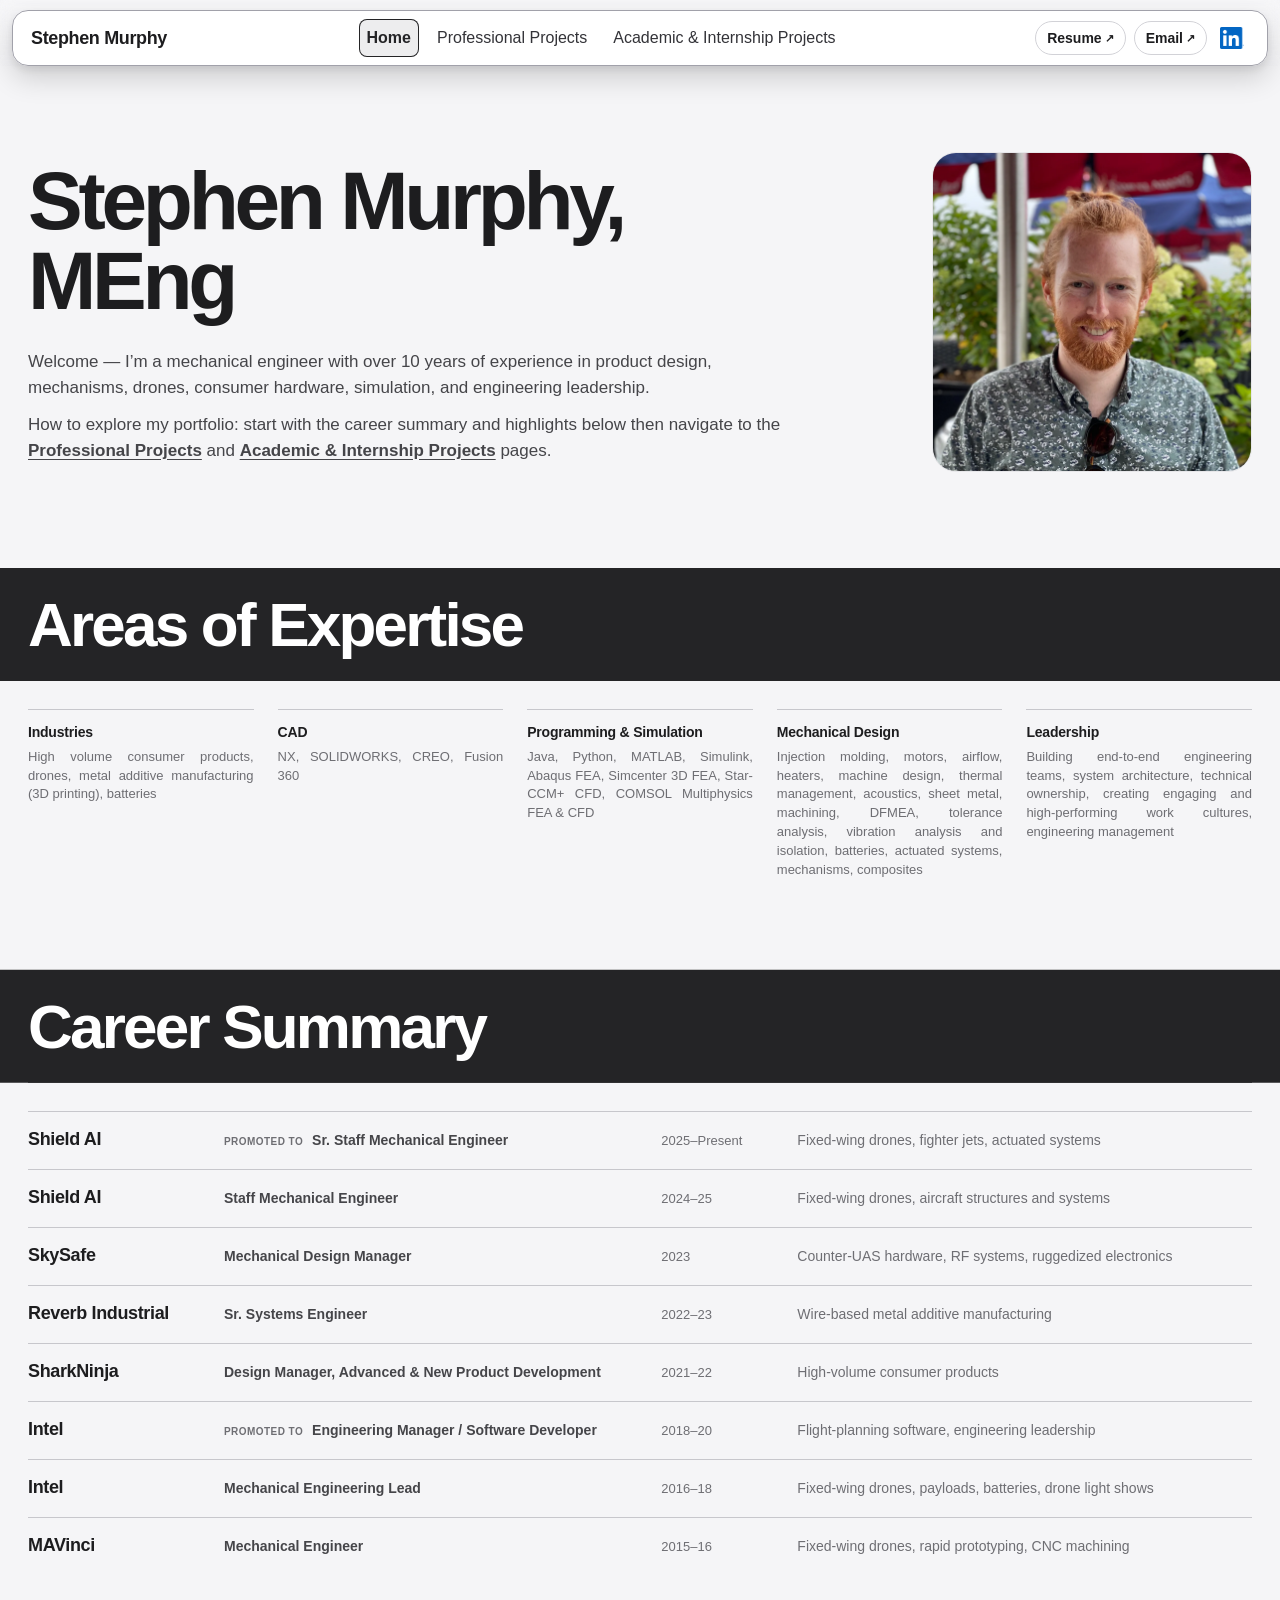
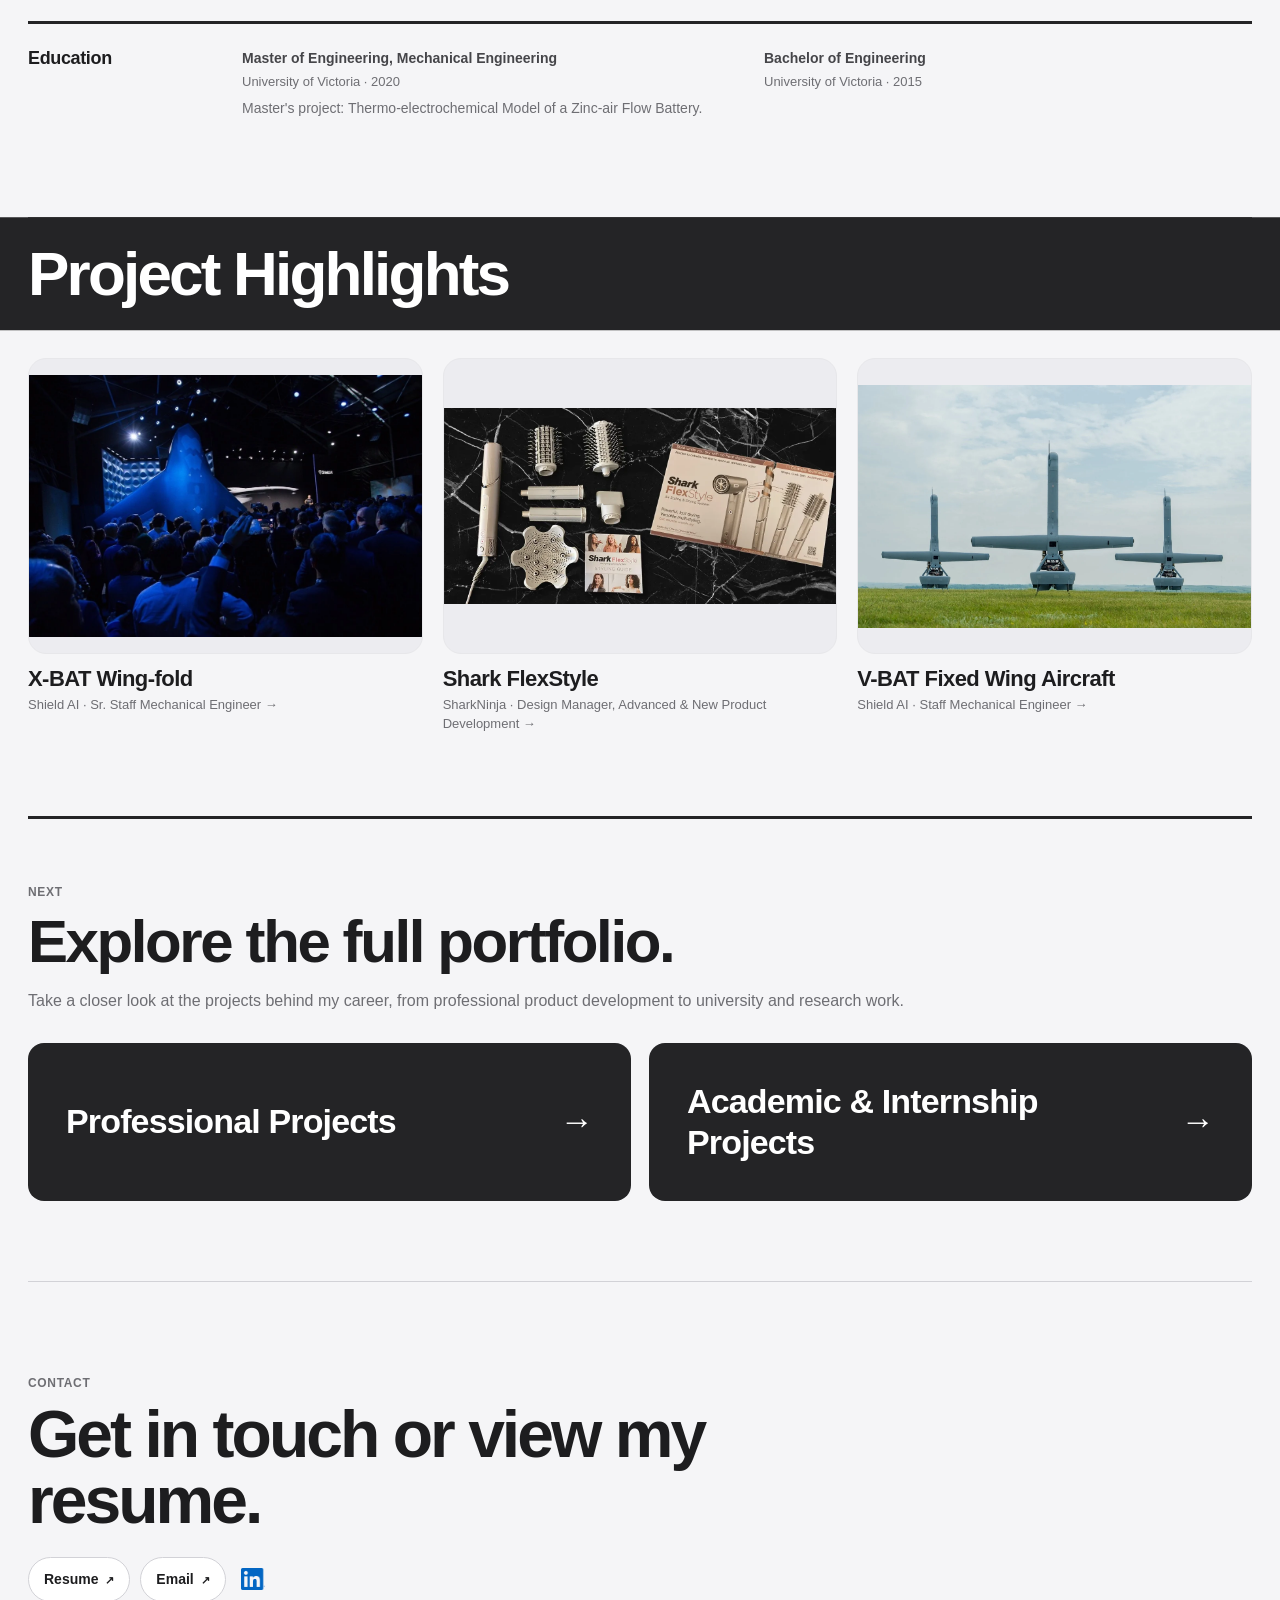
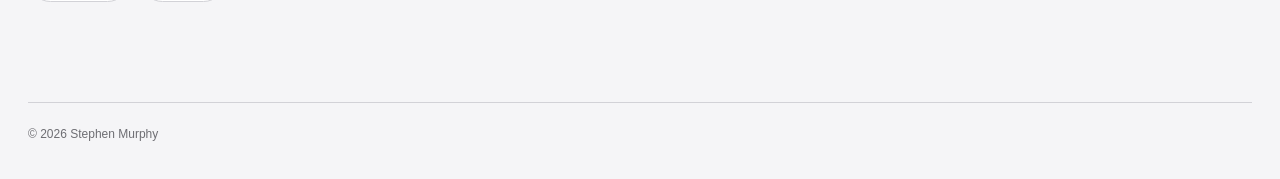
<file: index.html>
<!doctype html>
<html lang="en">
<head>
  <meta charset="utf-8">
  <meta name="viewport" content="width=device-width, initial-scale=1">
  <title>Stephen Murphy, MEng — Mechanical Engineering Portfolio</title>
  <meta name="description" content="Stephen Murphy mechanical engineering portfolio: expertise, education, and selected project highlights.">
  <meta name="theme-color" content="#f5f5f7">
  <meta property="og:title" content="Stephen Murphy, MEng — Mechanical Engineering Portfolio">
  <meta property="og:description" content="Mechanical engineering expertise and selected project highlights.">
  <meta property="og:type" content="website">
  <meta property="og:url" content="https://stephenalanmurphy.com/">
  <meta property="og:image" content="https://stephenalanmurphy.com/assets/social/portfolio-preview.jpg">
  <meta property="og:image:width" content="450">
  <meta property="og:image:height" content="235">
  <meta property="og:image:alt" content="Stephen Murphy mechanical engineering portfolio">
  <meta name="twitter:card" content="summary_large_image">
  <meta name="twitter:title" content="Stephen Murphy, MEng — Mechanical Engineering Portfolio">
  <meta name="twitter:description" content="Mechanical engineering expertise and selected project highlights.">
  <meta name="twitter:image" content="https://stephenalanmurphy.com/assets/social/portfolio-preview.jpg">
  <link rel="canonical" href="https://stephenalanmurphy.com/">
  <link rel="icon" href="favicon.svg" type="image/svg+xml">
  <link rel="stylesheet" href="styles.css">
  <link rel="stylesheet" href="portfolio.css">
</head>
<body class="landing-page">
<a class="skip-link" href="#expertise">Skip to expertise</a>
<header class="site-header" id="top">
  <a class="wordmark" href="index.html" aria-label="Stephen Murphy home">Stephen Murphy</a>
  <nav aria-label="Primary navigation">
    <a href="index.html" aria-current="page">Home</a>
    <a href="projects.html">Professional Projects</a>
    <a href="academic.html">Academic &amp; Internship Projects</a>
  </nav>
  <div class="header-actions">
    <a class="header-link" href="assets/resume/Stephen_Murphy_Resume.pdf" target="_blank" rel="noopener">Resume <span class="cta-arrow" aria-hidden="true">↗</span></a>
    <a class="header-link" href="mailto:s_murphy@outlook.com">Email <span class="cta-arrow" aria-hidden="true">↗</span></a>
    <a class="header-link social-icon-link" href="https://www.linkedin.com/in/stephenalanmurphy" target="_blank" rel="noopener" aria-label="LinkedIn profile"><img src="assets/logos/linkedin-in.png" alt="" width="120" height="110"></a>
  </div>
</header>

<main>
<section class="hero hero-with-photo shell">
  <div class="hero-copy">
    <h1>Stephen Murphy, MEng</h1>
    <div class="welcome-blurb">
      <p>Welcome — I’m a mechanical engineer with over 10 years of experience in product design, mechanisms, drones, consumer hardware, simulation, and engineering leadership.</p>
      <p>How to explore my portfolio: start with the career summary and highlights below then navigate to the <a href="https://stephenalanmurphy.com/projects.html">Professional Projects</a> and <a href="https://stephenalanmurphy.com/academic.html">Academic &amp; Internship Projects</a> pages.</p>
    </div>
  </div>
  <figure class="hero-photo">
    <img src="assets/profile/stephen-murphy.webp" alt="Stephen Murphy" width="1520" height="1280" loading="eager" fetchpriority="high">
  </figure>
</section>

<section class="expertise shell" id="expertise">
  <p class="kicker">Areas of Expertise</p>
  <div class="expertise-grid">
    <div><h2>Industries</h2><p>High volume consumer products, drones, metal additive manufacturing (3D printing), batteries</p></div>
    <div><h2>CAD</h2><p>NX, SOLIDWORKS, CREO, Fusion 360</p></div>
    <div><h2>Programming &amp; Simulation</h2><p>Java, Python, MATLAB, Simulink, Abaqus FEA, Simcenter 3D FEA, Star-CCM+ CFD, COMSOL Multiphysics FEA &amp; CFD</p></div>
    <div><h2>Mechanical Design</h2><p>Injection molding, motors, airflow, heaters, machine design, thermal management, acoustics, sheet metal, machining, DFMEA, tolerance analysis, vibration analysis and isolation, batteries, actuated systems, mechanisms, composites</p></div>
    <div><h2>Leadership</h2><p>Building end-to-end engineering teams, system architecture, technical ownership, creating engaging and high-performing work cultures, engineering management</p></div>
  </div>

</section>

<section class="career-summary shell" id="career">
  <p class="kicker">Career Summary</p>
  <ol class="career-list">
    <li class="career-promotion">
      <h2><a href="projects.html#shield-ai">Shield AI</a></h2>
      <p class="career-role"><span class="promotion-label">Promoted to</span> Sr. Staff Mechanical Engineer</p>
      <p class="career-dates">2025–Present</p>
      <p class="career-focus">Fixed-wing drones, fighter jets, actuated systems</p>
    </li>
    <li>
      <h2><a href="projects.html#shield-ai">Shield AI</a></h2>
      <p class="career-role">Staff Mechanical Engineer</p>
      <p class="career-dates">2024–25</p>
      <p class="career-focus">Fixed-wing drones, aircraft structures and systems</p>
    </li>
    <li>
      <h2><a href="projects.html#skysafe">SkySafe</a></h2>
      <p class="career-role">Mechanical Design Manager</p>
      <p class="career-dates">2023</p>
      <p class="career-focus">Counter-UAS hardware, RF systems, ruggedized electronics</p>
    </li>
    <li>
      <h2><a href="projects.html#reverb">Reverb Industrial</a></h2>
      <p class="career-role">Sr. Systems Engineer</p>
      <p class="career-dates">2022–23</p>
      <p class="career-focus">Wire-based metal additive manufacturing</p>
    </li>
    <li>
      <h2><a href="projects.html#sharkninja">SharkNinja</a></h2>
      <p class="career-role">Design Manager, Advanced &amp; New Product Development</p>
      <p class="career-dates">2021–22</p>
      <p class="career-focus">High-volume consumer products</p>
    </li>
    <li class="career-promotion">
      <h2><a href="projects.html#intel">Intel</a></h2>
      <p class="career-role"><span class="promotion-label">Promoted to</span> Engineering Manager / Software Developer</p>
      <p class="career-dates">2018–20</p>
      <p class="career-focus">Flight-planning software, engineering leadership</p>
    </li>
    <li>
      <h2><a href="projects.html#intel">Intel</a></h2>
      <p class="career-role">Mechanical Engineering Lead</p>
      <p class="career-dates">2016–18</p>
      <p class="career-focus">Fixed-wing drones, payloads, batteries, drone light shows</p>
    </li>
    <li>
      <h2><a href="projects.html#mavinci">MAVinci</a></h2>
      <p class="career-role">Mechanical Engineer</p>
      <p class="career-dates">2015–16</p>
      <p class="career-focus">Fixed-wing drones, rapid prototyping, CNC machining</p>
    </li>
  </ol>

  <div class="education-summary" aria-label="Education">
    <h2>Education</h2>
    <div class="education-item">
      <strong>Master of Engineering, Mechanical Engineering</strong>
      <span>University of Victoria · 2020</span>
      <small>Master's project: Thermo-electrochemical Model of a Zinc-air Flow Battery.</small>
    </div>
    <div class="education-item">
      <strong>Bachelor of Engineering</strong>
      <span>University of Victoria · 2015</span>
    </div>
  </div>
</section>

<section class="highlights shell" id="highlights">
  <p class="kicker">Project Highlights</p>
  <div class="highlight-grid">
    <article class="highlight-card">
      <a href="projects.html#xbat-wing-fold">
        <div class="highlight-image"><img src="assets/projects/xbat/xbat-unveiling.webp" alt="Shield AI X-BAT" width="1000" height="667" loading="lazy"></div>
        <h2>X-BAT Wing-fold</h2>
        <p>Shield AI · Sr. Staff Mechanical Engineer →</p>
      </a>
    </article>
    <article class="highlight-card">
      <a href="projects.html#flexstyle">
        <div class="highlight-image"><img src="assets/projects/shark/flexstyle-main.webp" alt="Shark FlexStyle" width="1200" height="600" loading="lazy"></div>
        <h2>Shark FlexStyle</h2>
        <p>SharkNinja · Design Manager, Advanced &amp; New Product Development →</p>
      </a>
    </article>
    <article class="highlight-card">
      <a href="projects.html#vbat">
        <div class="highlight-image"><img src="assets/projects/shield/vbat-swarm.webp" alt="Shield AI V-BAT" width="1436" height="890" loading="lazy"></div>
        <h2>V-BAT Fixed Wing Aircraft</h2>
        <p>Shield AI · Staff Mechanical Engineer →</p>
      </a>
    </article>
  </div>
</section>

<section class="portfolio-next shell" id="next" aria-labelledby="next-title">
  <p class="kicker">Next</p>
  <h2 id="next-title">Explore the full portfolio.</h2>
  <p>Take a closer look at the projects behind my career, from professional product development to university and research work.</p>
  <div class="portfolio-next-links">
    <a href="projects.html"><span>Professional Projects</span><span aria-hidden="true">→</span></a>
    <a href="academic.html"><span>Academic &amp; Internship Projects</span><span aria-hidden="true">→</span></a>
  </div>
</section>
<section class="contact shell" id="contact">
  <p class="kicker">Contact</p>
  <h2>Get in touch or view my resume.</h2>
  <div class="contact-links">
    <a href="assets/resume/Stephen_Murphy_Resume.pdf" target="_blank" rel="noopener">Resume <span class="cta-arrow" aria-hidden="true">↗</span></a>
    <a href="mailto:s_murphy@outlook.com">Email <span class="cta-arrow" aria-hidden="true">↗</span></a>
    <a class="contact-social-link" href="https://www.linkedin.com/in/stephenalanmurphy" target="_blank" rel="noopener" aria-label="LinkedIn profile"><img src="assets/logos/linkedin-in.png" alt="" width="120" height="110"></a>
  </div>
</section>
</main>

<footer class="shell"><span>© <span id="year"></span> Stephen Murphy</span></footer>
<script src="script.js"></script>
</body>
</html>
</file>
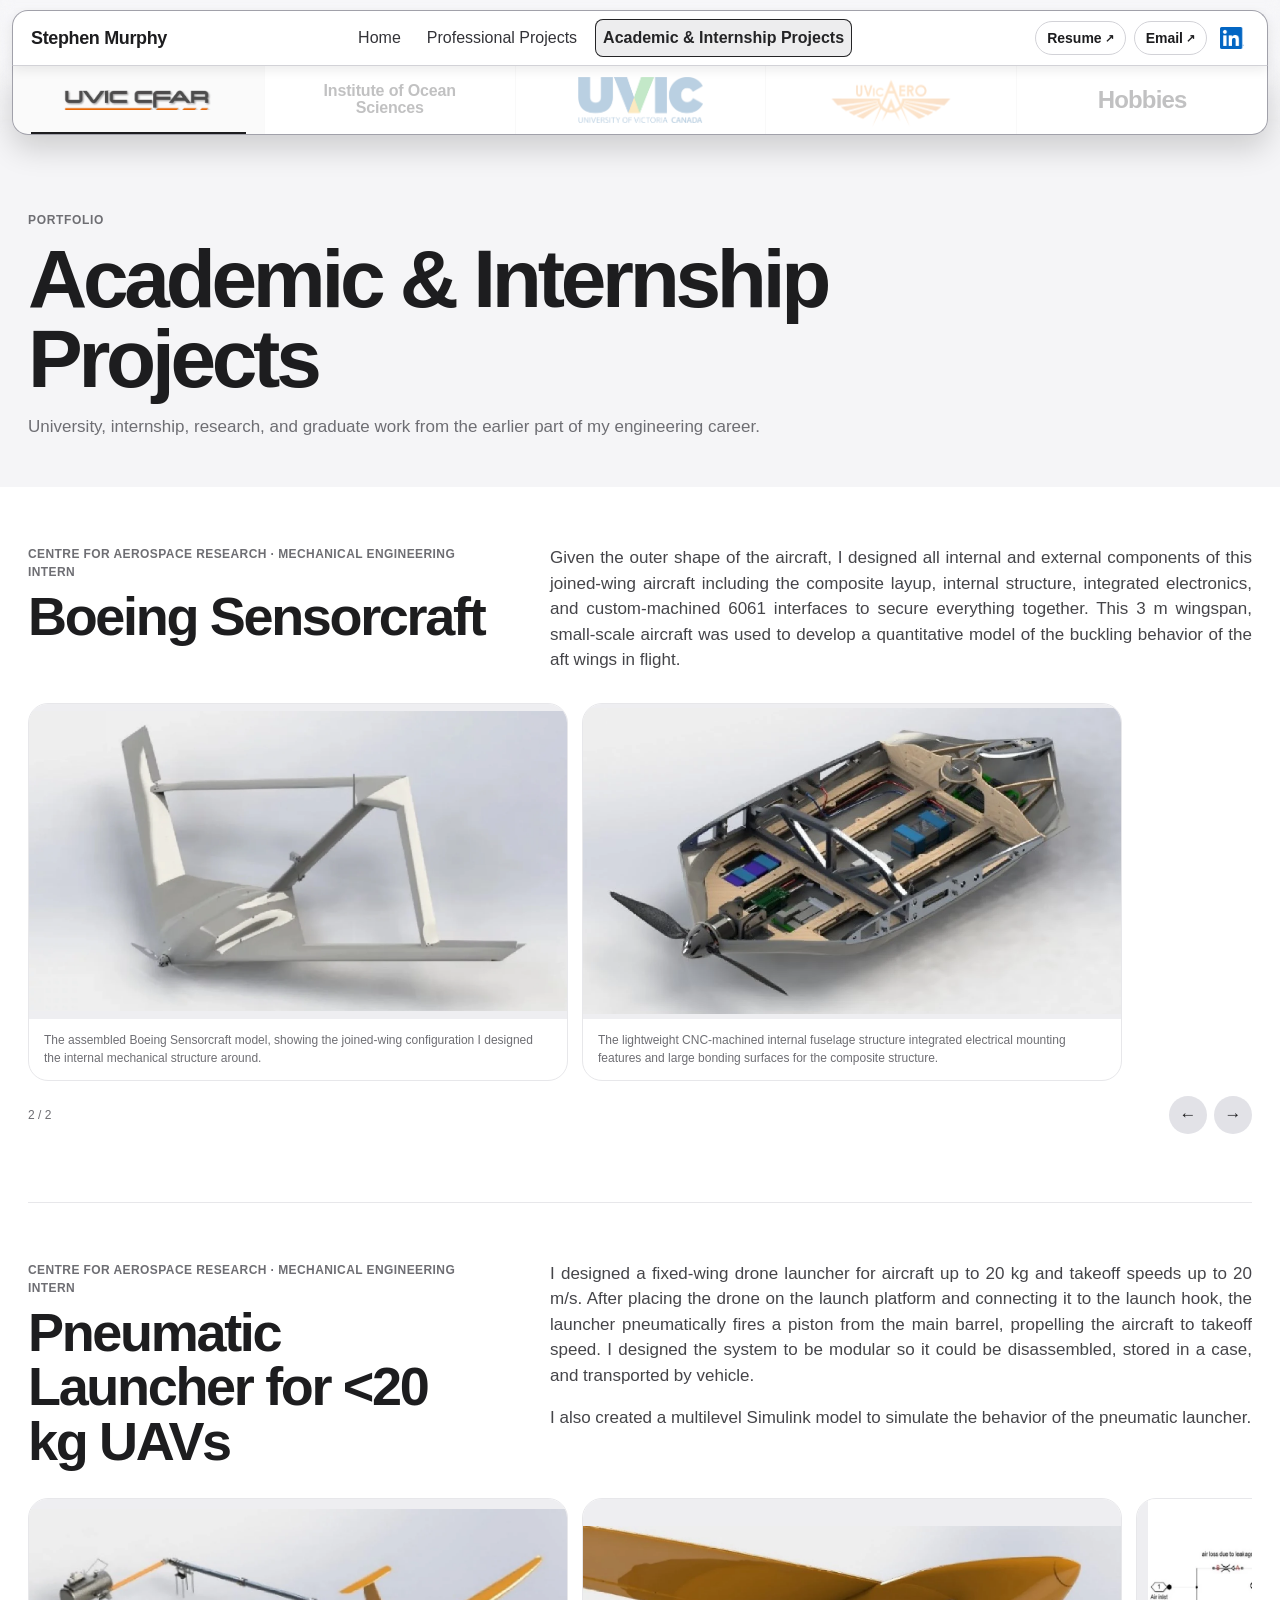
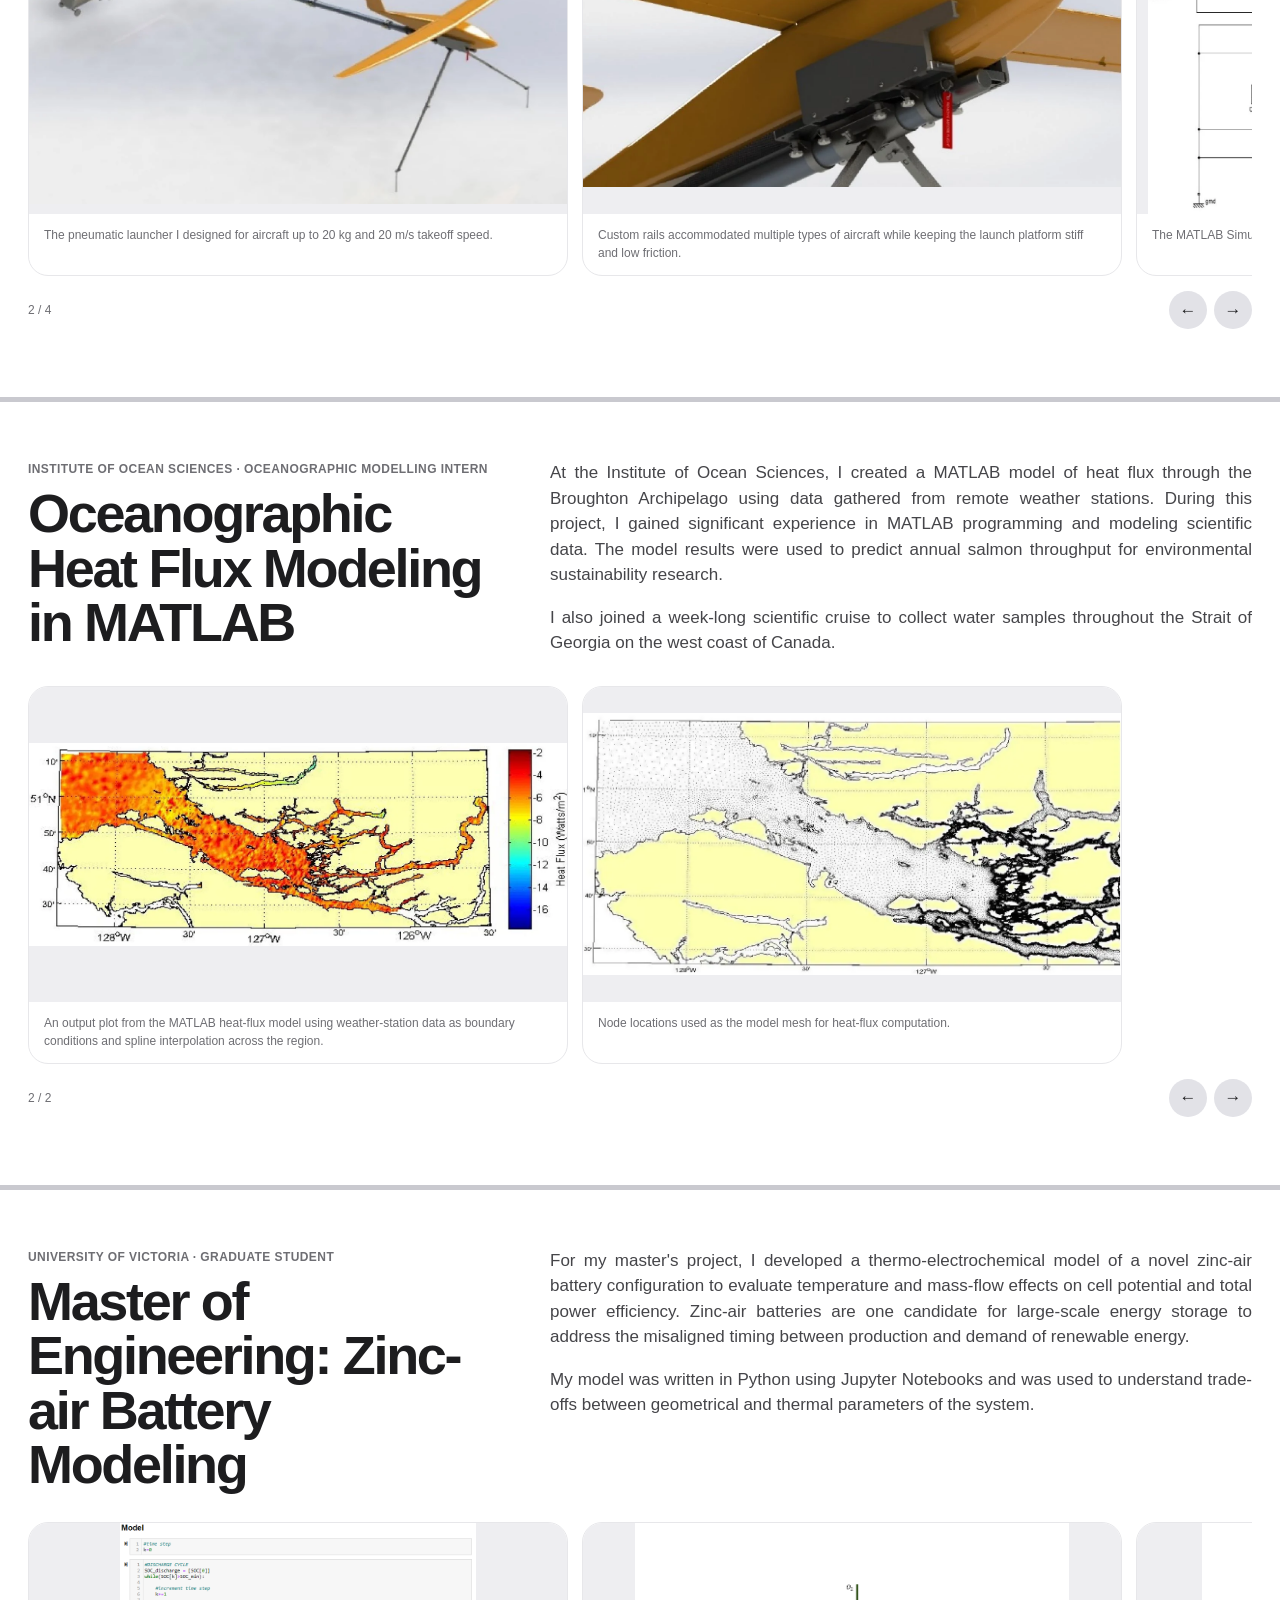
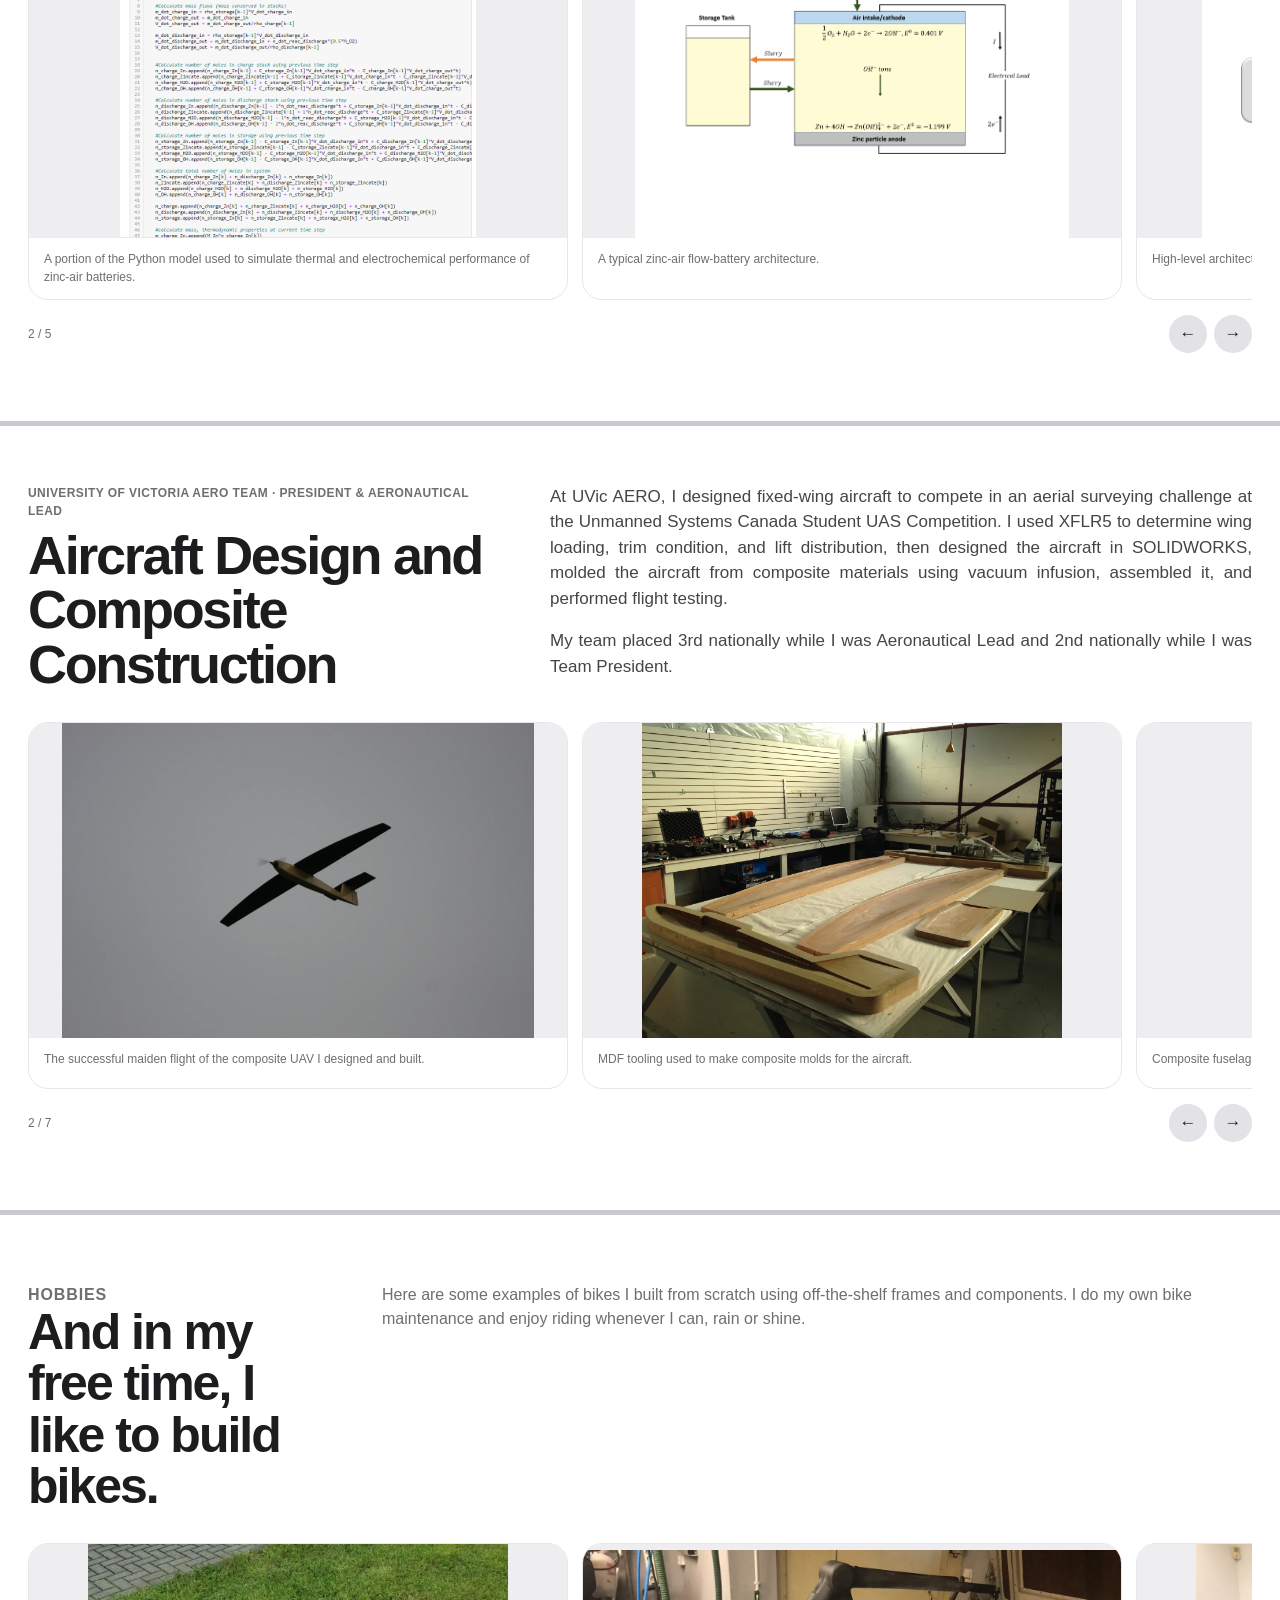
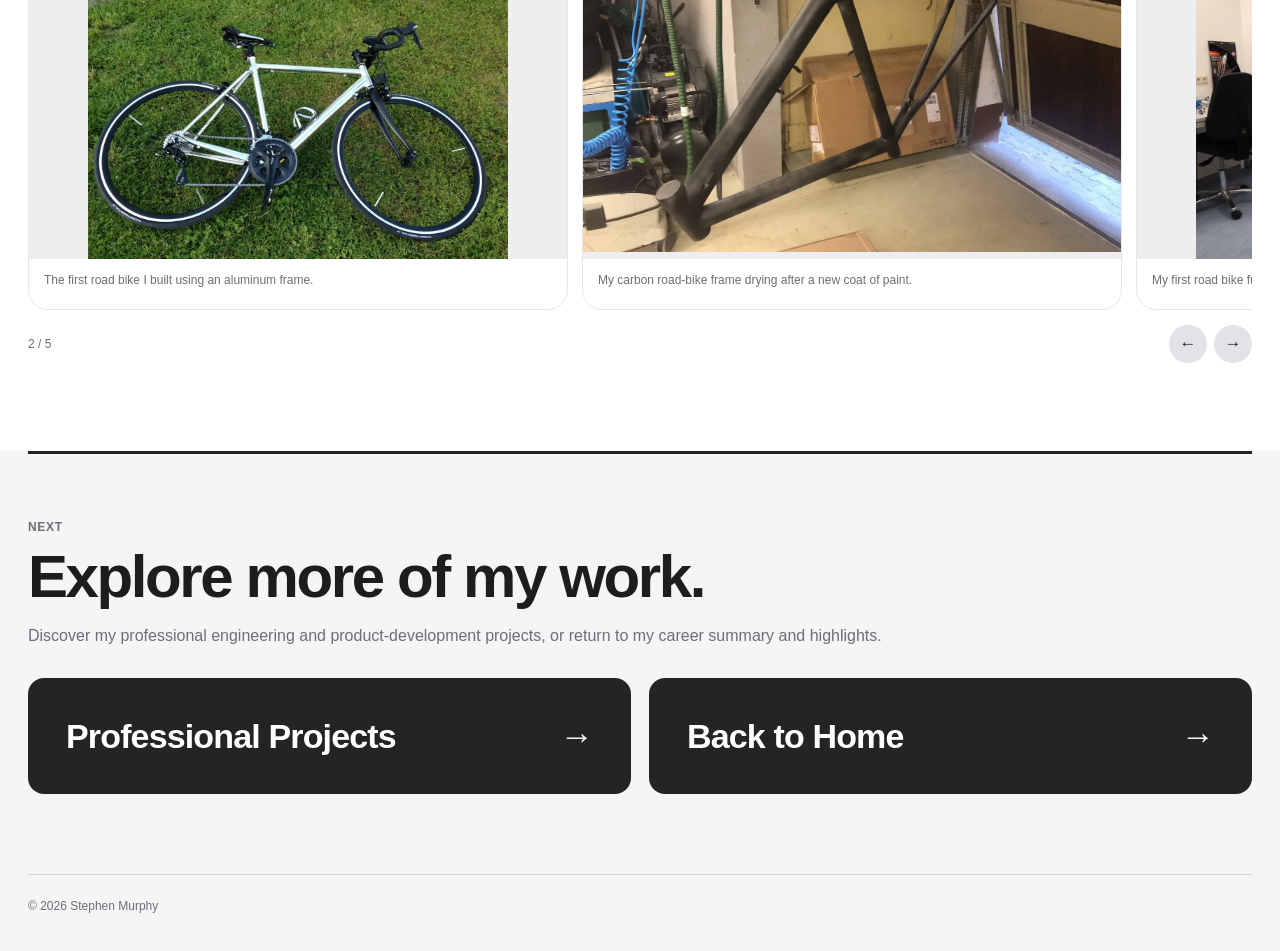
<file: academic.html>
<!doctype html>
<html lang="en">
<head>
  <meta charset="utf-8">
  <meta name="viewport" content="width=device-width, initial-scale=1">
  <title>Academic &amp; Internship Projects — Stephen Murphy</title>
  <meta name="description" content="Academic engineering projects, internships, graduate research, and hands-on hobbies by Stephen Murphy.">
  <meta name="theme-color" content="#f5f5f7">
  <meta property="og:title" content="Academic &amp; Internship Projects — Stephen Murphy">
  <meta property="og:description" content="Academic engineering projects, internships, graduate research, and hands-on work by Stephen Murphy.">
  <meta property="og:type" content="website">
  <meta property="og:url" content="https://stephenalanmurphy.com/academic.html">
  <meta property="og:image" content="https://stephenalanmurphy.com/assets/social/portfolio-preview.jpg">
  <meta name="twitter:card" content="summary_large_image">
  <link rel="canonical" href="https://stephenalanmurphy.com/academic.html">
  <link rel="icon" href="favicon.svg" type="image/svg+xml">
  <link rel="stylesheet" href="styles.css">
  <link rel="stylesheet" href="portfolio.css">
</head>
<body class="academic-page">
<a class="skip-link" href="#cfar">Skip to academic projects</a>
<header class="site-header" id="top">
  <a class="wordmark" href="index.html" aria-label="Stephen Murphy home">Stephen Murphy</a>
  <nav aria-label="Primary navigation">
    <a href="index.html">Home</a>
    <a href="projects.html">Professional Projects</a>
    <a href="academic.html" aria-current="page">Academic &amp; Internship Projects</a>
  </nav>
  <div class="header-actions">
    <a class="header-link" href="assets/resume/Stephen_Murphy_Resume.pdf" target="_blank" rel="noopener">Resume <span class="cta-arrow" aria-hidden="true">↗</span></a>
    <a class="header-link" href="mailto:s_murphy@outlook.com">Email <span class="cta-arrow" aria-hidden="true">↗</span></a>
    <a class="header-link social-icon-link" href="https://www.linkedin.com/in/stephenalanmurphy" target="_blank" rel="noopener" aria-label="LinkedIn profile"><img src="assets/logos/linkedin-in.png" alt="" width="120" height="110"></a>
  </div>
</header>

<div class="logo-progress-wrap">
  <nav class="logo-progress shell" aria-label="Academic organizations and hobbies">
    <a class="logo-progress-item" data-company-link="cfar" href="#cfar" aria-label="Centre for Aerospace Research projects"><img src="assets/logos/cfar.png" alt="Centre for Aerospace Research" width="386" height="52"></a>
    <a class="logo-progress-item" data-company-link="ios" href="#ios" aria-label="Institute of Ocean Sciences project"><span class="logo-progress-wordmark compact">Institute of Ocean Sciences</span></a>
    <a class="logo-progress-item" data-company-link="uvic" href="#uvic" aria-label="University of Victoria graduate project"><img src="assets/logos/uvic.png" alt="University of Victoria" width="1054" height="387"></a>
    <a class="logo-progress-item" data-company-link="uvic-aero" href="#uvic-aero" aria-label="UVic AERO project"><img src="assets/logos/uvic-aero.png" alt="UVic AERO" width="2000" height="1200"></a>
    <a class="logo-progress-item" data-company-link="bikes" href="#bikes" aria-label="Hobbies"><span class="logo-progress-wordmark">Hobbies</span></a>
  </nav>
</div>

<main>
<section class="page-hero shell">
  <p class="kicker">Portfolio</p>
  <h1>Academic &amp; Internship Projects</h1>
  <p>University, internship, research, and graduate work from the earlier part of my engineering career.</p>
</section>

<div class="academic-projects">
<section class="project-group" id="cfar" data-company-section="cfar">
  <div class="shell">
    <article class="portfolio-project" id="sensorcraft">
      <header class="project-header">
        <div class="project-heading"><p class="role-line">Centre for Aerospace Research · Mechanical Engineering Intern</p><h2>Boeing Sensorcraft</h2></div>
        <p class="project-copy">Given the outer shape of the aircraft, I designed all internal and external components of this joined-wing aircraft including the composite layup, internal structure, integrated electronics, and custom-machined 6061 interfaces to secure everything together. This 3 m wingspan, small-scale aircraft was used to develop a quantitative model of the buckling behavior of the aft wings in flight.</p>
      </header>
      <div class="carousel-wrap" data-carousel><div class="carousel mini-carousel" data-carousel-track>
        <figure><img src="assets/projects/sensorcraft/assembled-render.webp" alt="Boeing Sensorcraft assembled render" loading="lazy" width="1800" height="1004"><figcaption>The assembled Boeing Sensorcraft model, showing the joined-wing configuration I designed the internal mechanical structure around.</figcaption></figure>
        <figure><img src="assets/projects/sensorcraft/internal-structure.webp" alt="Sensorcraft internal structure" loading="lazy" width="1052" height="598"><figcaption>The lightweight CNC-machined internal fuselage structure integrated electrical mounting features and large bonding surfaces for the composite structure.</figcaption></figure>
      </div><div class="carousel-controls"><span class="carousel-count" data-carousel-count>1 / 2</span><div><button type="button" data-carousel-prev aria-label="Previous Sensorcraft image">←</button><button type="button" data-carousel-next aria-label="Next Sensorcraft image">→</button></div></div></div>
    </article>

    <article class="portfolio-project" id="uav-launcher">
      <header class="project-header">
        <div class="project-heading"><p class="role-line">Centre for Aerospace Research · Mechanical Engineering Intern</p><h2>Pneumatic Launcher for &lt;20 kg UAVs</h2></div>
        <div class="project-copy"><p>I designed a fixed-wing drone launcher for aircraft up to 20 kg and takeoff speeds up to 20 m/s. After placing the drone on the launch platform and connecting it to the launch hook, the launcher pneumatically fires a piston from the main barrel, propelling the aircraft to takeoff speed. I designed the system to be modular so it could be disassembled, stored in a case, and transported by vehicle.</p><p>I also created a multilevel Simulink model to simulate the behavior of the pneumatic launcher.</p></div>
      </header>
      <div class="carousel-wrap" data-carousel><div class="carousel mini-carousel" data-carousel-track>
        <figure><img src="assets/projects/launcher/launcher.webp" alt="Pneumatic UAV launcher" loading="lazy" width="1259" height="691"><figcaption>The pneumatic launcher I designed for aircraft up to 20 kg and 20 m/s takeoff speed.</figcaption></figure>
        <figure><img src="assets/projects/launcher/rails.webp" alt="Aircraft on launcher rails" loading="lazy" width="1420" height="689"><figcaption>Custom rails accommodated multiple types of aircraft while keeping the launch platform stiff and low friction.</figcaption></figure>
        <figure><img src="assets/projects/launcher/simulink.webp" alt="MATLAB Simulink model" loading="lazy" width="1320" height="807"><figcaption>The MATLAB Simulink model used to simulate system performance.</figcaption></figure>
        <figure><img src="assets/projects/launcher/fea.webp" alt="Launcher hook stress simulation" loading="lazy" width="988" height="686"><figcaption>FEA used to verify critical components under high launch loads.</figcaption></figure>
      </div><div class="carousel-controls"><span class="carousel-count" data-carousel-count>1 / 4</span><div><button type="button" data-carousel-prev aria-label="Previous launcher image">←</button><button type="button" data-carousel-next aria-label="Next launcher image">→</button></div></div></div>
    </article>
  </div>
</section>

<section class="project-group" id="ios" data-company-section="ios">
  <div class="shell">
    <article class="portfolio-project" id="matlab-heat-flux">
      <header class="project-header">
        <div class="project-heading"><p class="role-line">Institute of Ocean Sciences · Oceanographic Modelling Intern</p><h2>Oceanographic Heat Flux Modeling in MATLAB</h2></div>
        <div class="project-copy"><p>At the Institute of Ocean Sciences, I created a MATLAB model of heat flux through the Broughton Archipelago using data gathered from remote weather stations. During this project, I gained significant experience in MATLAB programming and modeling scientific data. The model results were used to predict annual salmon throughput for environmental sustainability research.</p><p>I also joined a week-long scientific cruise to collect water samples throughout the Strait of Georgia on the west coast of Canada.</p></div>
      </header>
      <div class="carousel-wrap" data-carousel><div class="carousel mini-carousel" data-carousel-track>
        <figure><img src="assets/projects/matlab/heat-flux.webp" alt="MATLAB heat flux simulation" loading="lazy" width="1400" height="527"><figcaption>An output plot from the MATLAB heat-flux model using weather-station data as boundary conditions and spline interpolation across the region.</figcaption></figure>
        <figure><img src="assets/projects/matlab/nodes.webp" alt="MATLAB model node distribution" loading="lazy" width="1114" height="542"><figcaption>Node locations used as the model mesh for heat-flux computation.</figcaption></figure>
      </div><div class="carousel-controls"><span class="carousel-count" data-carousel-count>1 / 2</span><div><button type="button" data-carousel-prev aria-label="Previous MATLAB image">←</button><button type="button" data-carousel-next aria-label="Next MATLAB image">→</button></div></div></div>
    </article>
  </div>
</section>

<section class="project-group" id="uvic" data-company-section="uvic">
  <div class="shell">
    <article class="portfolio-project" id="zinc-air-battery">
      <header class="project-header">
        <div class="project-heading"><p class="role-line">University of Victoria · Graduate Student</p><h2>Master of Engineering: Zinc-air Battery Modeling</h2></div>
        <div class="project-copy"><p>For my master's project, I developed a thermo-electrochemical model of a novel zinc-air battery configuration to evaluate temperature and mass-flow effects on cell potential and total power efficiency. Zinc-air batteries are one candidate for large-scale energy storage to address the misaligned timing between production and demand of renewable energy.</p><p>My model was written in Python using Jupyter Notebooks and was used to understand trade-offs between geometrical and thermal parameters of the system.</p></div>
      </header>
      <div class="carousel-wrap" data-carousel><div class="carousel mini-carousel" data-carousel-track>
        <figure><img src="assets/projects/masters/code.png" alt="Python model in Jupyter Notebooks" loading="lazy" width="904" height="802"><figcaption>A portion of the Python model used to simulate thermal and electrochemical performance of zinc-air batteries.</figcaption></figure>
        <figure><img src="assets/projects/masters/schematic.png" alt="Zinc-air battery schematic" loading="lazy" width="909" height="660"><figcaption>A typical zinc-air flow-battery architecture.</figcaption></figure>
        <figure><img src="assets/projects/masters/block-diagram.png" alt="Zinc-air system block diagram" loading="lazy" width="939" height="724"><figcaption>High-level architecture of the modeled system with independent discharge and charge stacks.</figcaption></figure>
        <figure><img src="assets/projects/masters/cell-potential.png" alt="Zinc-air cell potential analysis" loading="lazy" width="939" height="724"><figcaption>Example analysis of reversible cell potentials for zinc-air batteries.</figcaption></figure>
        <figure><img src="assets/projects/masters/thermal-analysis.png" alt="Zinc-air thermal analysis" loading="lazy" width="967" height="500"><figcaption>Example model outputs evaluating power output and electrolyte flow rate against maximum system temperature.</figcaption></figure>
      </div><div class="carousel-controls"><span class="carousel-count" data-carousel-count>1 / 5</span><div><button type="button" data-carousel-prev aria-label="Previous battery image">←</button><button type="button" data-carousel-next aria-label="Next battery image">→</button></div></div></div>
    </article>
  </div>
</section>

<section class="project-group" id="uvic-aero" data-company-section="uvic-aero">
  <div class="shell">
    <article class="portfolio-project" id="aero-uav">
      <header class="project-header">
        <div class="project-heading"><p class="role-line">University of Victoria AERO Team · President &amp; Aeronautical Lead</p><h2>Aircraft Design and Composite Construction</h2></div>
        <div class="project-copy"><p>At UVic AERO, I designed fixed-wing aircraft to compete in an aerial surveying challenge at the Unmanned Systems Canada Student UAS Competition. I used XFLR5 to determine wing loading, trim condition, and lift distribution, then designed the aircraft in SOLIDWORKS, molded the aircraft from composite materials using vacuum infusion, assembled it, and performed flight testing.</p><p>My team placed 3rd nationally while I was Aeronautical Lead and 2nd nationally while I was Team President.</p></div>
      </header>
      <div class="carousel-wrap" data-carousel><div class="carousel mini-carousel" data-carousel-track>
        <figure><img src="assets/projects/aero/flight.webp" alt="UAV in flight" loading="lazy" width="1800" height="1200"><figcaption>The successful maiden flight of the composite UAV I designed and built.</figcaption></figure>
        <figure><img src="assets/projects/aero/tooling.webp" alt="MDF tooling for composite aircraft" loading="lazy" width="1400" height="1050"><figcaption>MDF tooling used to make composite molds for the aircraft.</figcaption></figure>
        <figure><img src="assets/projects/aero/layup.webp" alt="Composite layup and vacuum infusion" loading="lazy" width="1050" height="1400"><figcaption>Composite fuselage molds produced using hand layup and vacuum infusion.</figcaption></figure>
        <figure><img src="assets/projects/aero/drag.webp" alt="XFLR5 drag simulation" loading="lazy" width="1115" height="790"><figcaption>XFLR5 simulation used to evaluate drag before construction.</figcaption></figure>
        <figure><img src="assets/projects/aero/cnc.webp" alt="CNC machined aircraft support structures" loading="lazy" width="1400" height="1050"><figcaption>CNC machining of carbon-foam-carbon sandwich ribbing.</figcaption></figure>
        <figure><img src="assets/projects/aero/wing-loading.webp" alt="Aircraft wing loading simulation" loading="lazy" width="1129" height="660"><figcaption>XFLR5 simulation used to evaluate wing loading and trim.</figcaption></figure>
        <figure><img src="assets/projects/aero/cad.webp" alt="SOLIDWORKS CAD model of UAV" loading="lazy" width="871" height="651"><figcaption>The SOLIDWORKS CAD model used to prototype and build the UAV.</figcaption></figure>
      </div><div class="carousel-controls"><span class="carousel-count" data-carousel-count>1 / 7</span><div><button type="button" data-carousel-prev aria-label="Previous AERO image">←</button><button type="button" data-carousel-next aria-label="Next AERO image">→</button></div></div></div>
    </article>
  </div>
</section>
</div>

<section class="bikes-section" id="bikes" data-company-section="bikes">
  <div class="shell">
    <div class="bikes-intro"><div><p class="kicker">Hobbies</p><h2>And in my free time, I like to build bikes.</h2></div><p>Here are some examples of bikes I built from scratch using off-the-shelf frames and components. I do my own bike maintenance and enjoy riding whenever I can, rain or shine.</p></div>
    <div class="carousel-wrap" data-carousel><div class="carousel mini-carousel" data-carousel-track>
      <figure><img src="assets/projects/bikes/aluminum-road-bike.webp" alt="Aluminum road bike" loading="lazy" width="1200" height="900"><figcaption>The first road bike I built using an aluminum frame.</figcaption></figure>
      <figure><img src="assets/projects/bikes/carbon-frame-paint.webp" alt="Carbon bike frame being painted" loading="lazy" width="1400" height="787"><figcaption>My carbon road-bike frame drying after a new coat of paint.</figcaption></figure>
      <figure><img src="assets/projects/bikes/assembled-road-bike.webp" alt="Assembled aluminum road bike" loading="lazy" width="1400" height="1050"><figcaption>My first road bike fully assembled.</figcaption></figure>
      <figure><img src="assets/projects/bikes/bianchi-commuter.webp" alt="Bianchi commuter road bike" loading="lazy" width="1400" height="787"><figcaption>An older Bianchi I stripped down to the frame and serviced back to working order.</figcaption></figure>
      <figure><img src="assets/projects/bikes/carbon-road-bike.webp" alt="Carbon road bike" loading="lazy" width="1400" height="1050"><figcaption>My current carbon road bike.</figcaption></figure>
    </div><div class="carousel-controls"><span class="carousel-count" data-carousel-count>1 / 5</span><div><button type="button" data-carousel-prev aria-label="Previous bike image">←</button><button type="button" data-carousel-next aria-label="Next bike image">→</button></div></div></div>
  </div>
</section>

<section class="portfolio-next shell" id="next" aria-labelledby="next-title">
  <p class="kicker">Next</p>
  <h2 id="next-title">Explore more of my work.</h2>
  <p>Discover my professional engineering and product-development projects, or return to my career summary and highlights.</p>
  <div class="portfolio-next-links">
    <a href="projects.html"><span>Professional Projects</span><span aria-hidden="true">→</span></a>
    <a href="index.html"><span>Back to Home</span><span aria-hidden="true">→</span></a>
  </div>
</section>
</main>

<footer class="shell"><span>© <span id="year"></span> Stephen Murphy</span></footer>
<script src="script.js"></script>
</body>
</html>
</file>
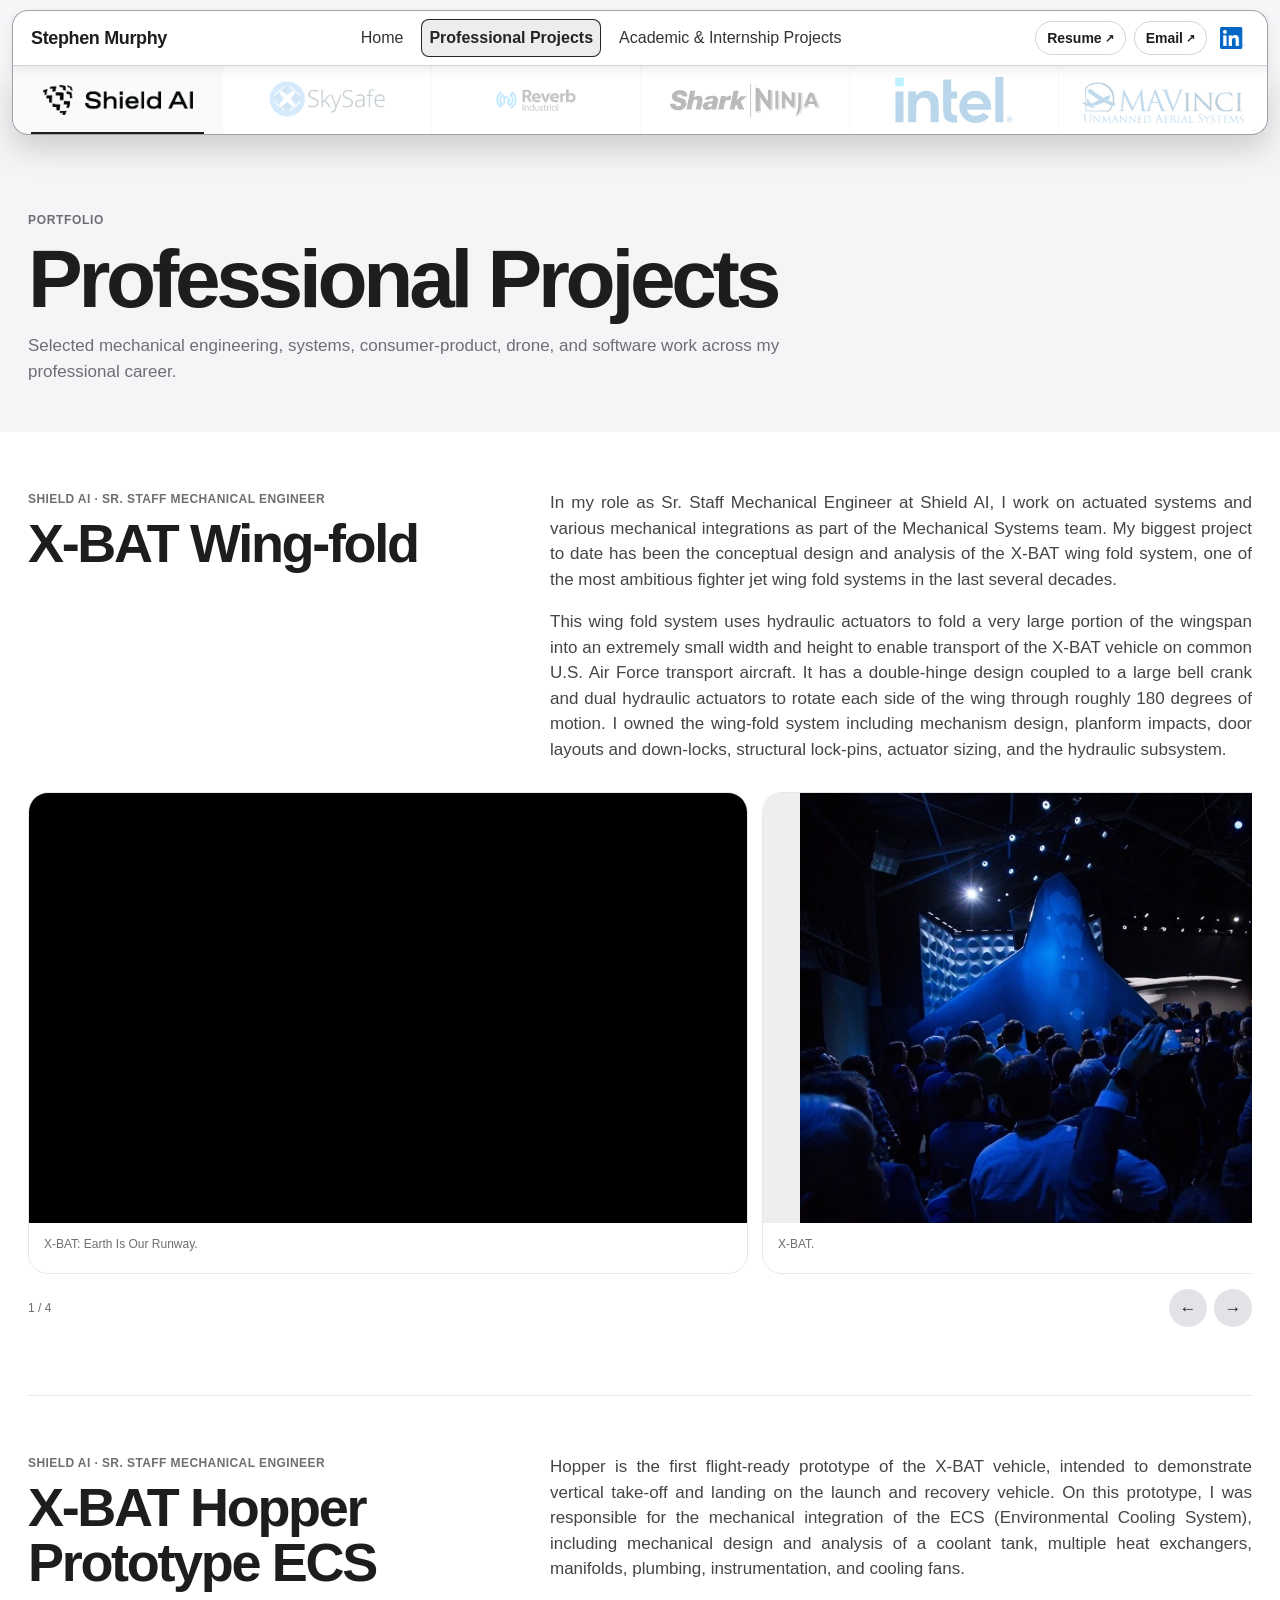
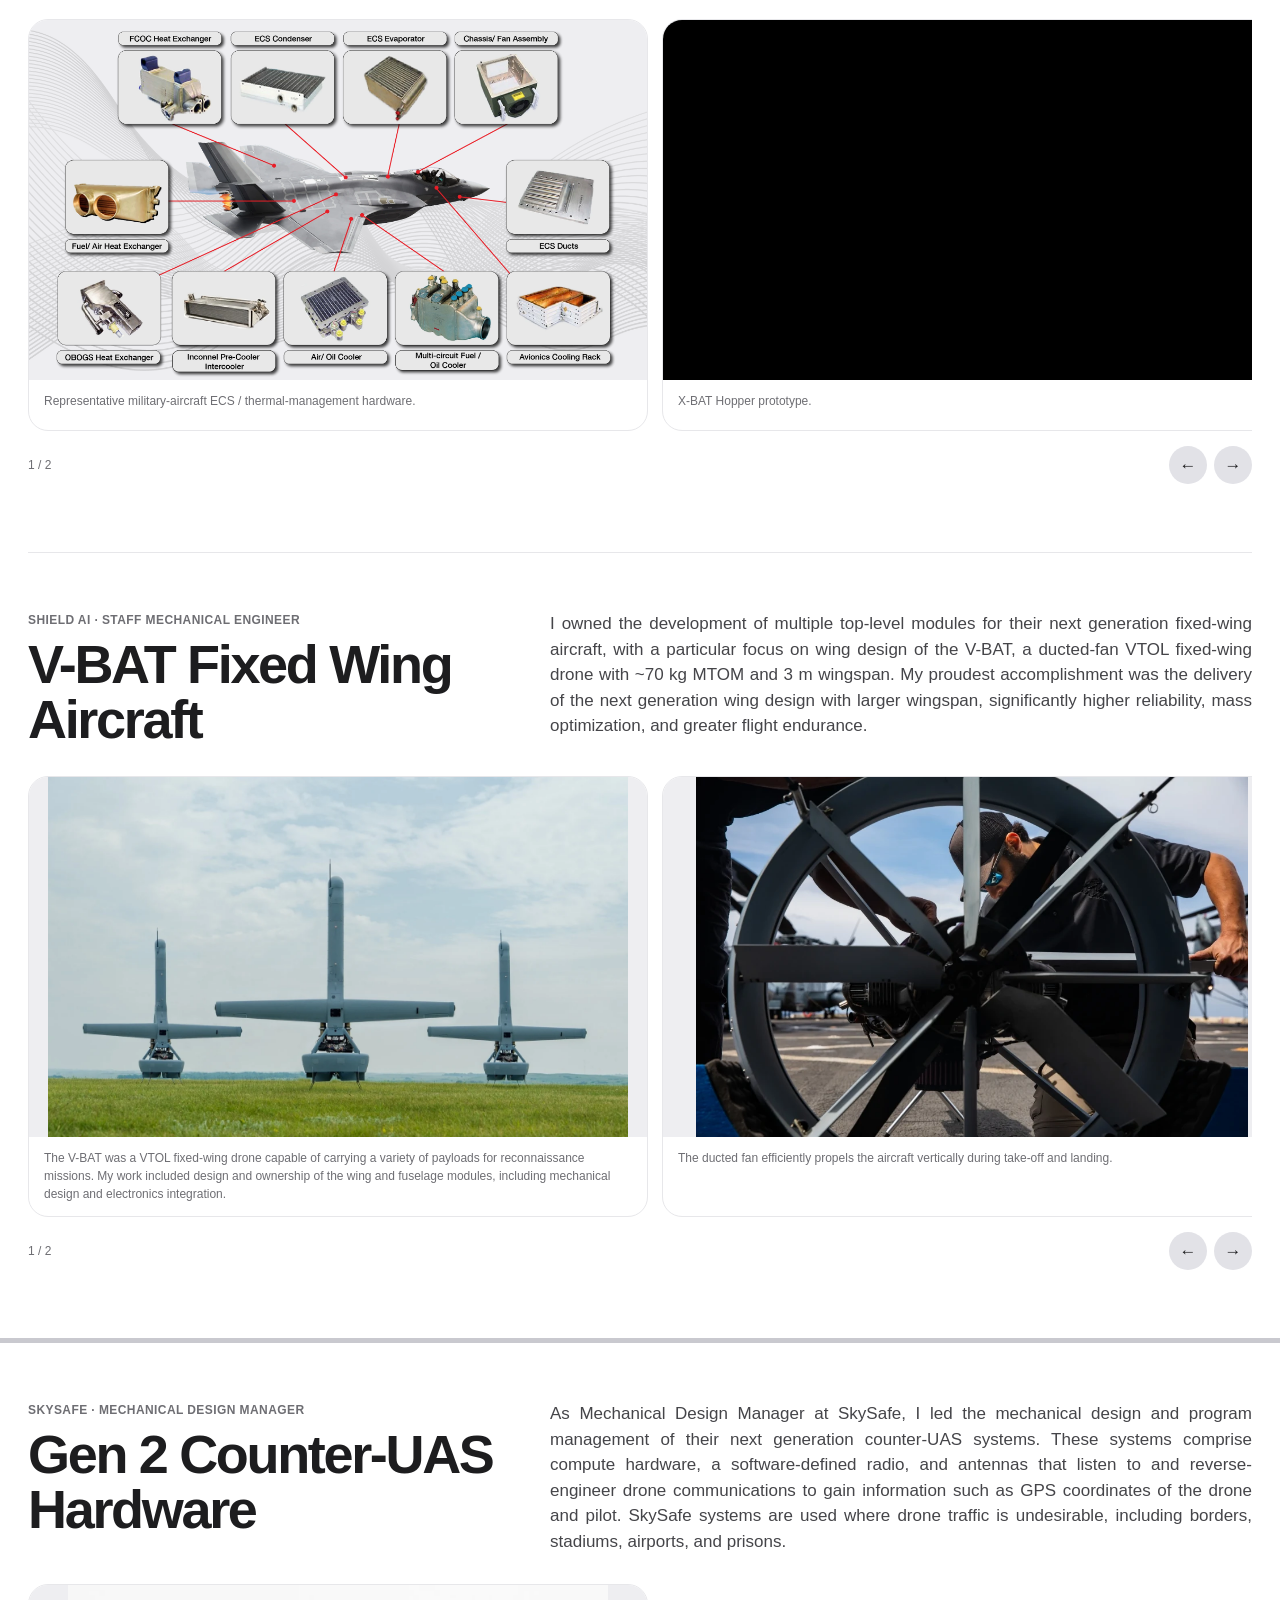
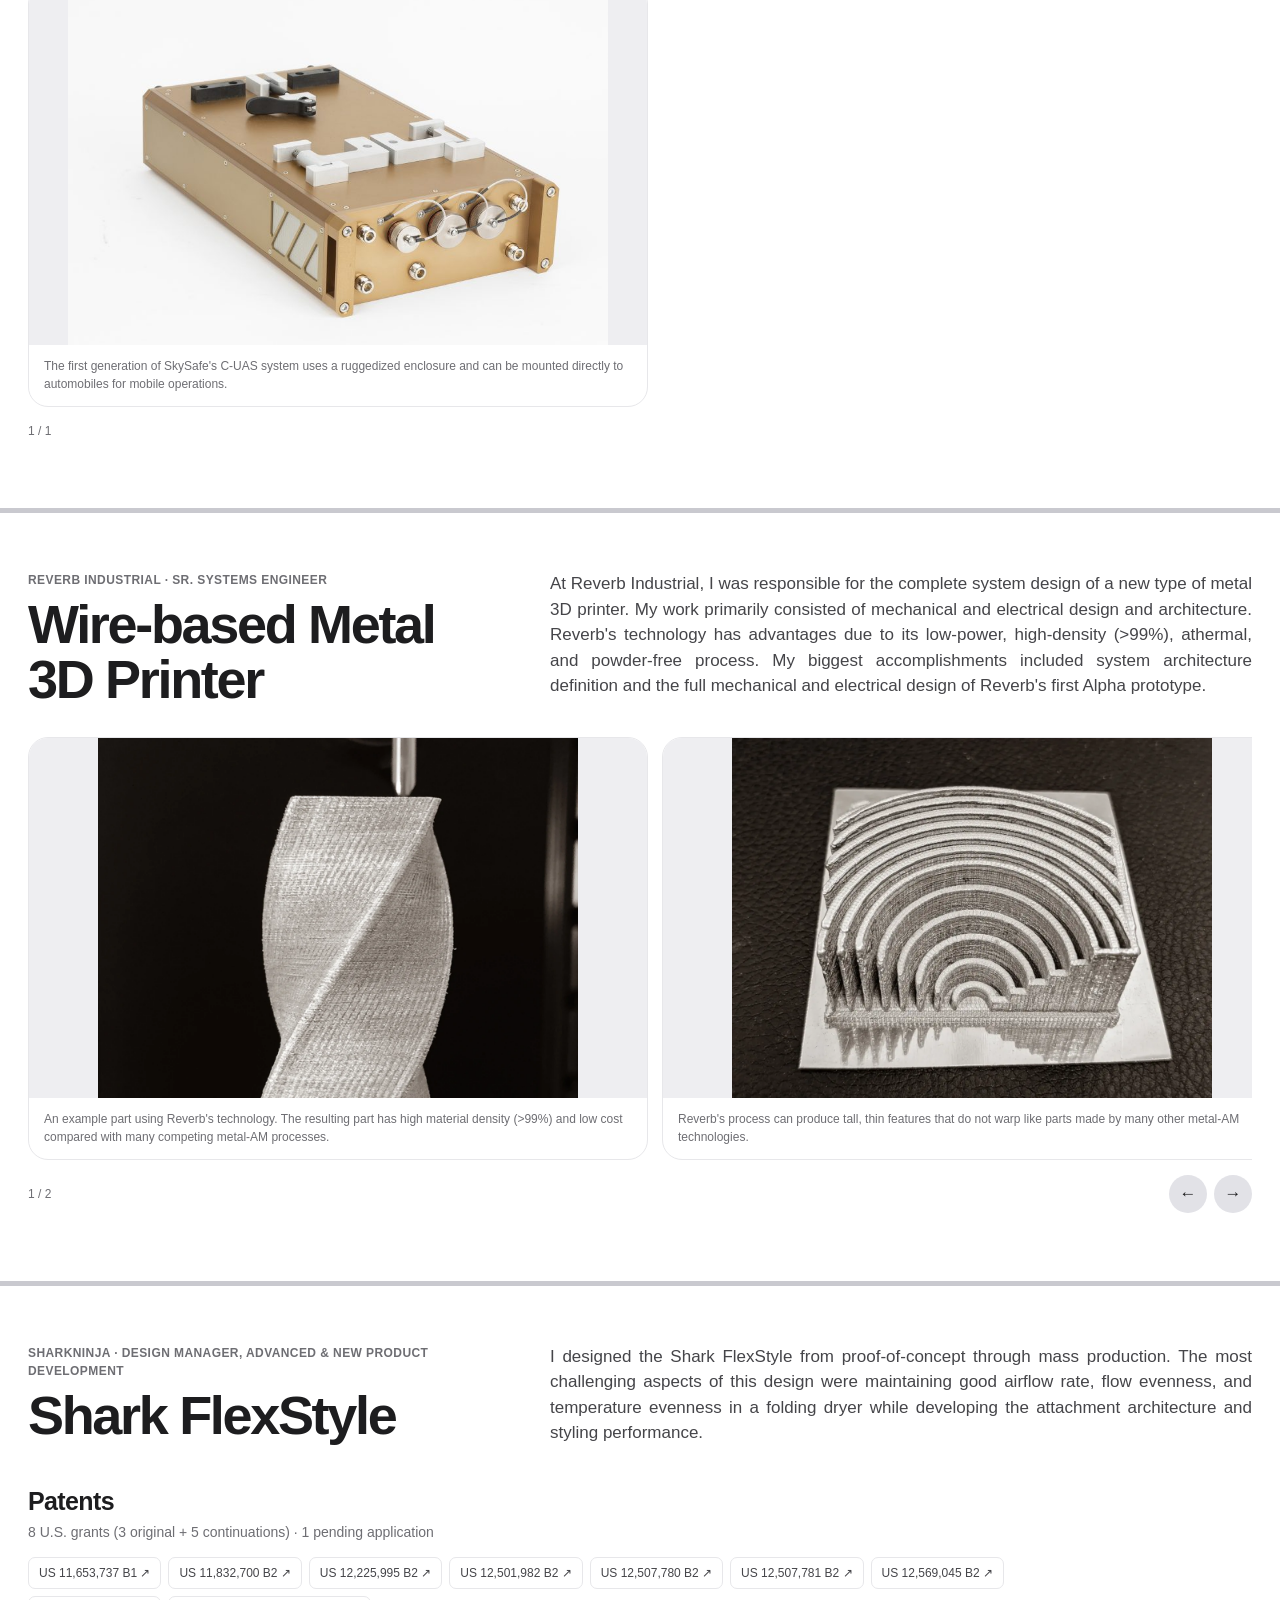
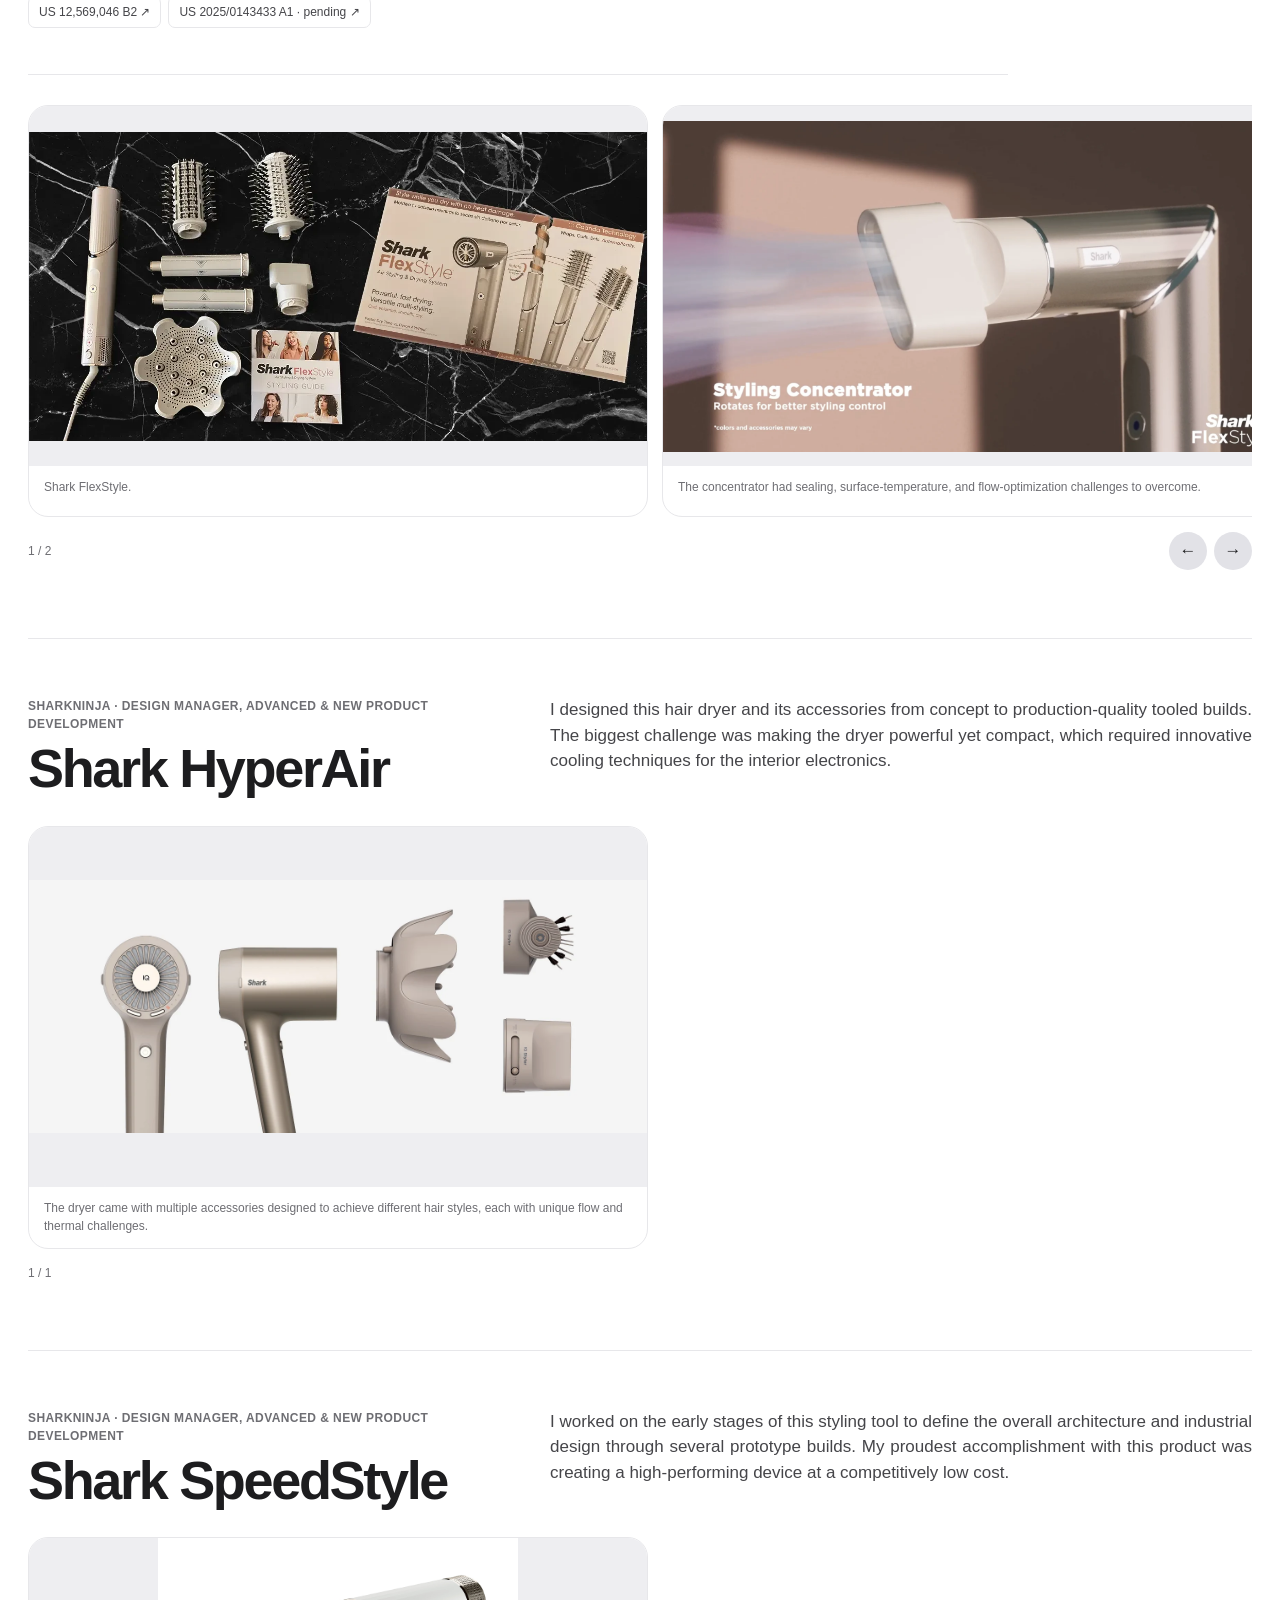
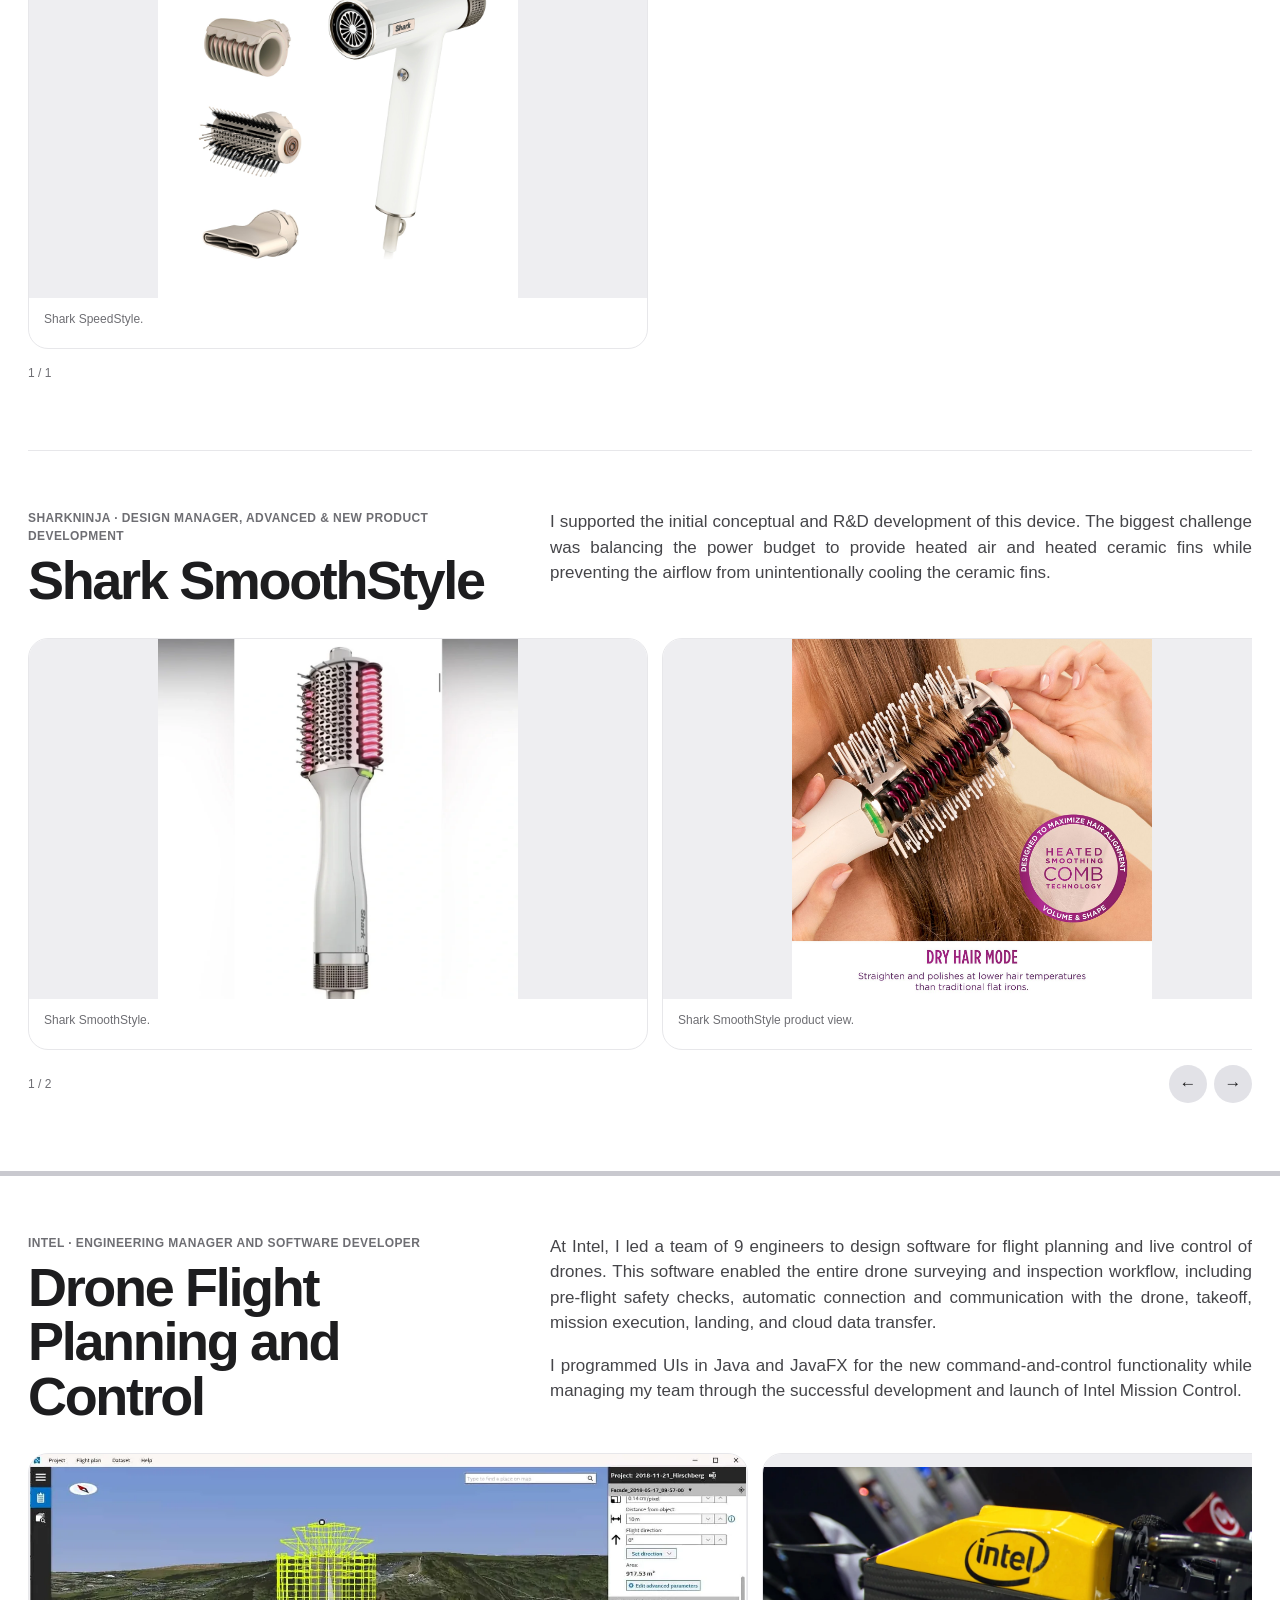
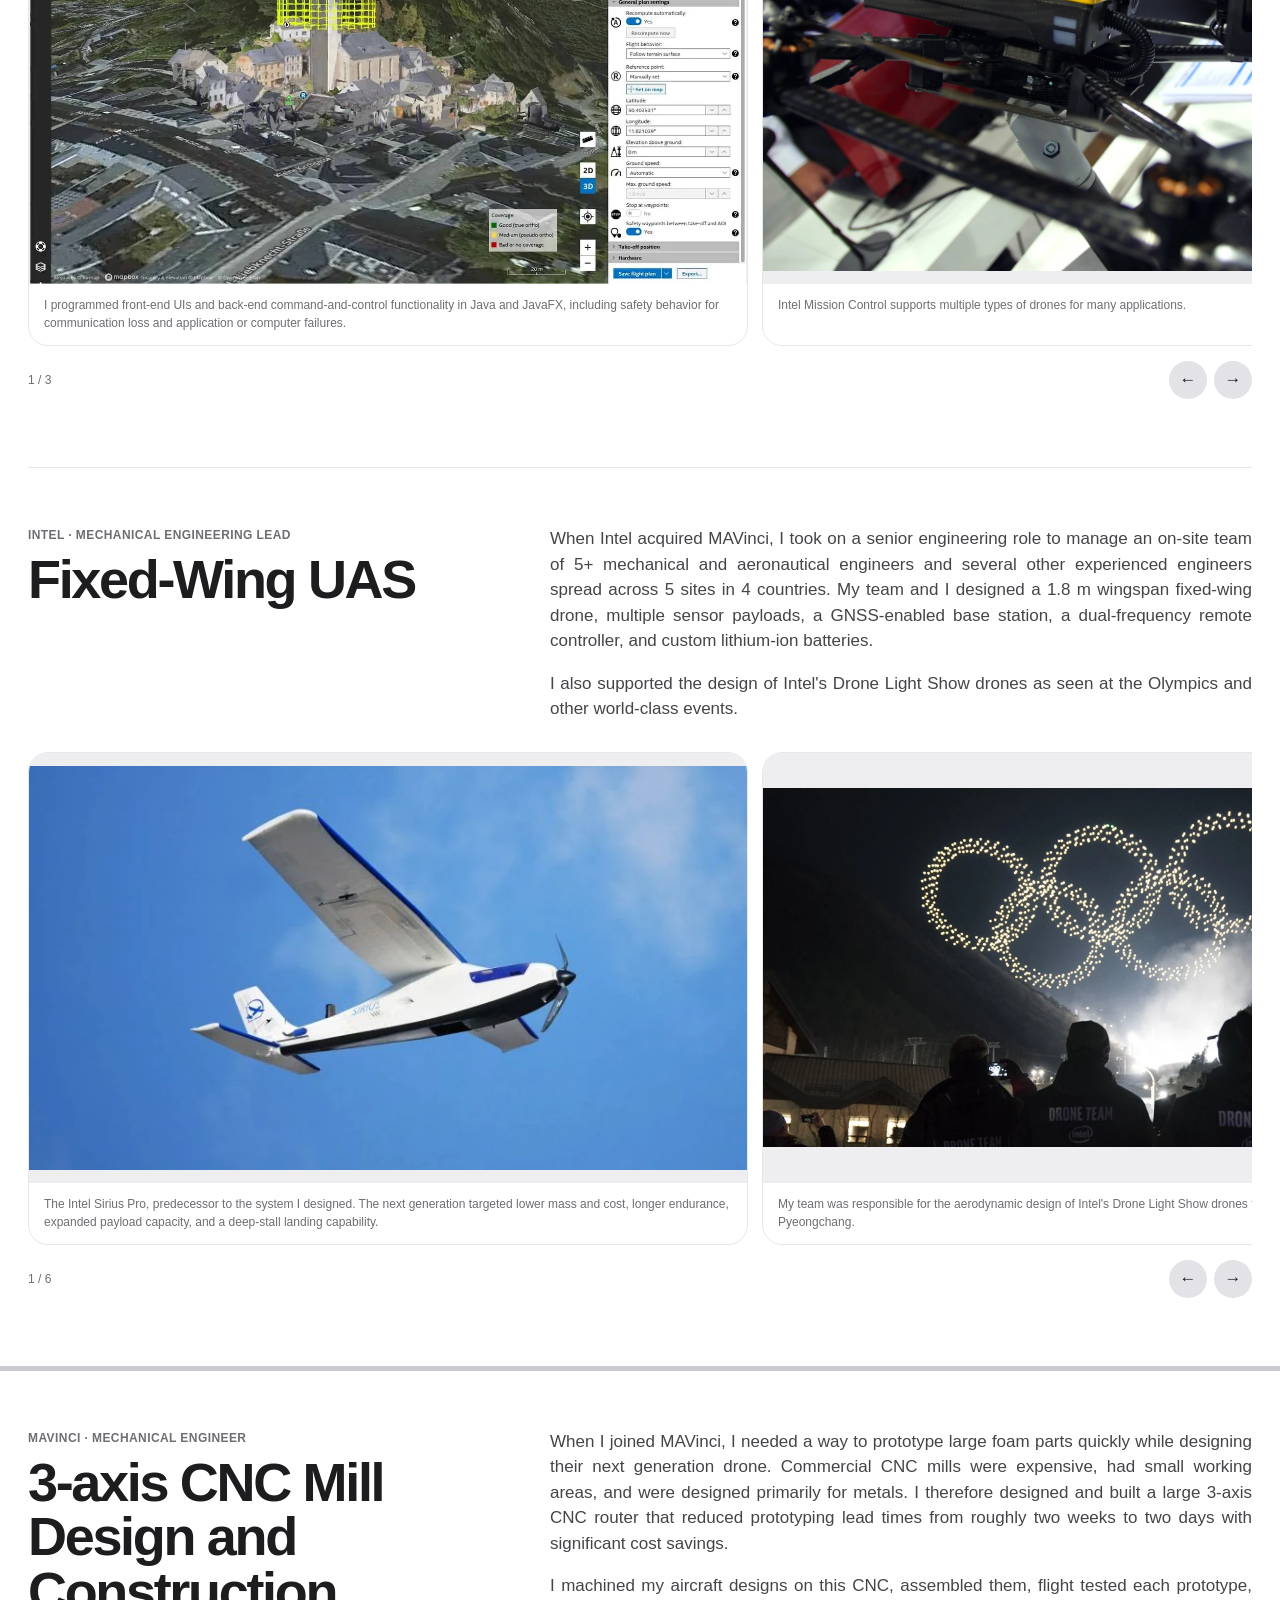
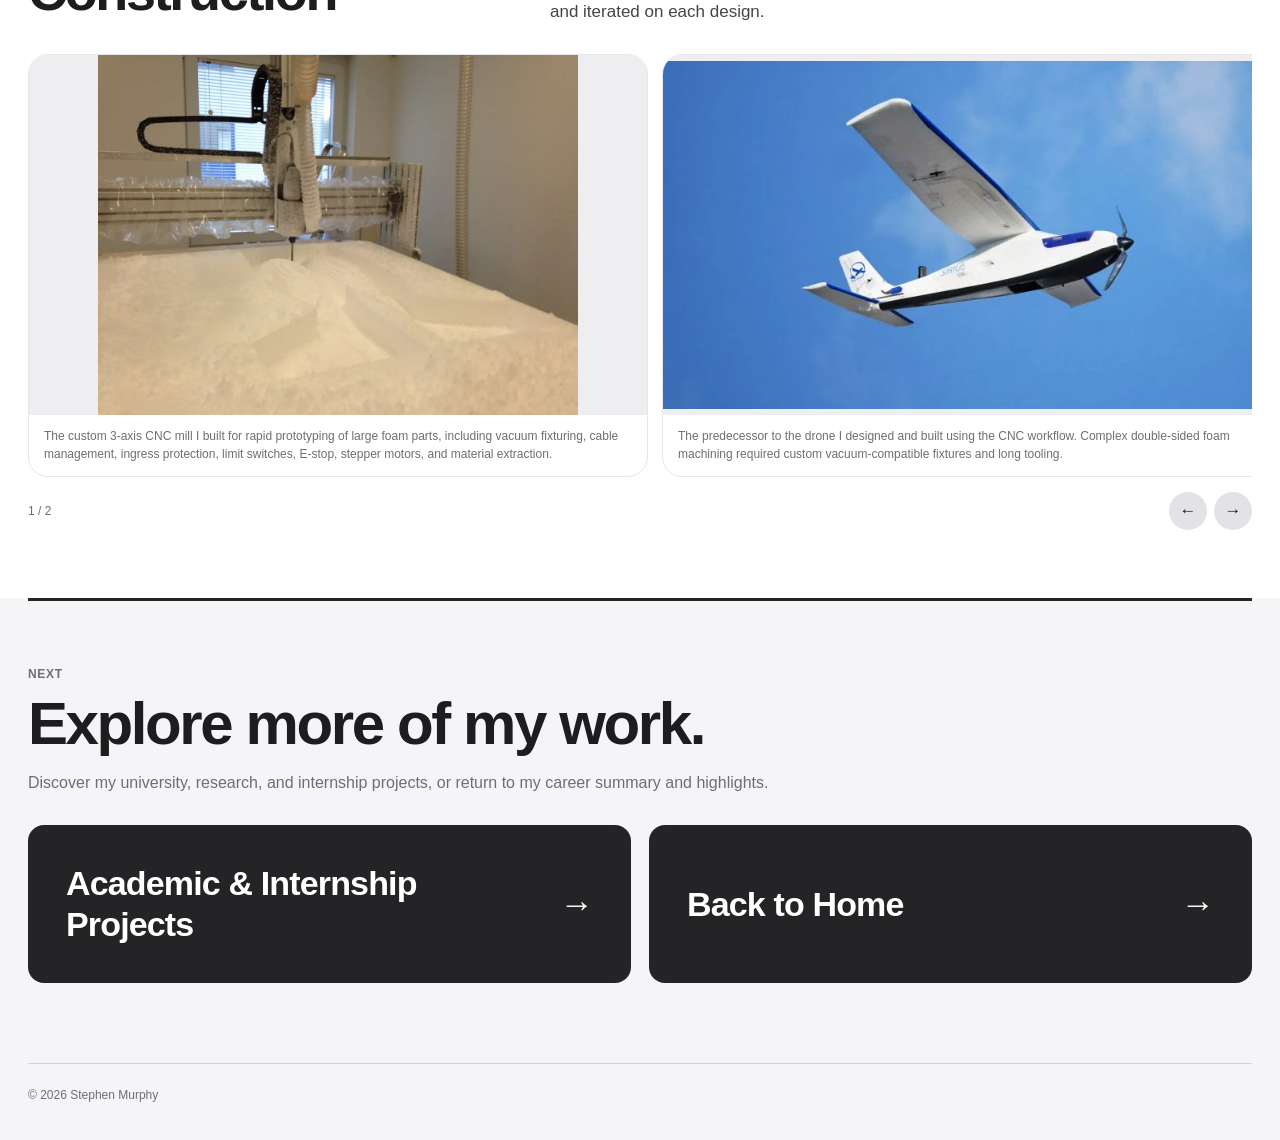
<file: projects.html>
<!doctype html>
<html lang="en">
<head>
  <meta charset="utf-8">
  <meta name="viewport" content="width=device-width, initial-scale=1">
  <title>Professional Projects — Stephen Murphy</title>
  <meta name="description" content="Professional mechanical engineering projects by Stephen Murphy, including Shield AI, SharkNinja, Intel, SkySafe, Reverb Industrial, and MAVinci.">
  <meta name="theme-color" content="#f5f5f7">
  <meta property="og:title" content="Professional Projects — Stephen Murphy">
  <meta property="og:description" content="Professional mechanical engineering projects across aerospace, consumer products, additive manufacturing, and software.">
  <meta property="og:type" content="website">
  <meta property="og:url" content="https://stephenalanmurphy.com/projects.html">
  <meta property="og:image" content="https://stephenalanmurphy.com/assets/social/portfolio-preview.jpg">
  <meta name="twitter:card" content="summary_large_image">
  <link rel="canonical" href="https://stephenalanmurphy.com/projects.html">
  <link rel="icon" href="favicon.svg" type="image/svg+xml">
  <link rel="stylesheet" href="styles.css">
  <link rel="stylesheet" href="portfolio.css">
</head>
<body class="projects-page">
<a class="skip-link" href="#shield-ai">Skip to projects</a>
<header class="site-header" id="top">
  <a class="wordmark" href="index.html" aria-label="Stephen Murphy home">Stephen Murphy</a>
  <nav aria-label="Primary navigation">
    <a href="index.html">Home</a>
    <a href="projects.html" aria-current="page">Professional Projects</a>
    <a href="academic.html">Academic &amp; Internship Projects</a>
  </nav>
  <div class="header-actions">
    <a class="header-link" href="assets/resume/Stephen_Murphy_Resume.pdf" target="_blank" rel="noopener">Resume <span class="cta-arrow" aria-hidden="true">↗</span></a>
    <a class="header-link" href="mailto:s_murphy@outlook.com">Email <span class="cta-arrow" aria-hidden="true">↗</span></a>
    <a class="header-link social-icon-link" href="https://www.linkedin.com/in/stephenalanmurphy" target="_blank" rel="noopener" aria-label="LinkedIn profile"><img src="assets/logos/linkedin-in.png" alt="" width="120" height="110"></a>
  </div>
</header>

<div class="logo-progress-wrap">
  <nav class="logo-progress shell" aria-label="Professional companies">
    <a class="logo-progress-item" data-company-link="shield-ai" href="#shield-ai" aria-label="Shield AI projects"><img src="assets/logos/shield-ai.png" alt="Shield AI" width="1418" height="290"></a>
    <a class="logo-progress-item" data-company-link="skysafe" href="#skysafe" aria-label="SkySafe project"><img src="assets/logos/skysafe.png" alt="SkySafe" width="1200" height="630"></a>
    <a class="logo-progress-item" data-company-link="reverb" href="#reverb" aria-label="Reverb Industrial project"><img src="assets/logos/reverb.png" alt="Reverb Industrial" width="200" height="200"></a>
    <a class="logo-progress-item" data-company-link="sharkninja" href="#sharkninja" aria-label="SharkNinja projects"><img src="assets/logos/sharkninja.svg" alt="SharkNinja"></a>
    <a class="logo-progress-item" data-company-link="intel" href="#intel" aria-label="Intel projects"><img src="assets/logos/intel.svg" alt="Intel"></a>
    <a class="logo-progress-item" data-company-link="mavinci" href="#mavinci" aria-label="MAVinci project"><img src="assets/logos/mavinci.png" alt="MAVinci Unmanned Aerial Systems" width="900" height="246"></a>
  </nav>
</div>

<main>
<section class="page-hero shell">
  <p class="kicker">Portfolio</p>
  <h1>Professional Projects</h1>
  <p>Selected mechanical engineering, systems, consumer-product, drone, and software work across my professional career.</p>
</section>

<section class="project-group" id="shield-ai" data-company-section="shield-ai">
  <div class="shell">
    <article class="portfolio-project" id="xbat-wing-fold">
      <header class="project-header">
        <div class="project-heading"><p class="role-line">Shield AI · Sr. Staff Mechanical Engineer</p><h2>X-BAT Wing-fold</h2></div>
        <div class="project-copy"><p>In my role as Sr. Staff Mechanical Engineer at Shield AI, I work on actuated systems and various mechanical integrations as part of the Mechanical Systems team. My biggest project to date has been the conceptual design and analysis of the X-BAT wing fold system, one of the most ambitious fighter jet wing fold systems in the last several decades.</p><p>This wing fold system uses hydraulic actuators to fold a very large portion of the wingspan into an extremely small width and height to enable transport of the X-BAT vehicle on common U.S. Air Force transport aircraft. It has a double-hinge design coupled to a large bell crank and dual hydraulic actuators to rotate each side of the wing through roughly 180 degrees of motion. I owned the wing-fold system including mechanism design, planform impacts, door layouts and down-locks, structural lock-pins, actuator sizing, and the hydraulic subsystem.</p></div>
      </header>
      <div class="carousel-wrap" data-carousel>
        <div class="carousel" data-carousel-track>
          <figure class="video-slide"><div class="video-frame"><iframe src="https://www.youtube-nocookie.com/embed/OnpuNlE3UxU?rel=0" title="X-BAT: Earth Is Our Runway" loading="lazy" referrerpolicy="strict-origin-when-cross-origin" allow="accelerometer; autoplay; clipboard-write; encrypted-media; gyroscope; picture-in-picture; web-share" allowfullscreen></iframe></div><figcaption>X-BAT: Earth Is Our Runway.</figcaption></figure>
          <figure><img src="assets/projects/xbat/xbat-unveiling.webp" alt="Shield AI X-BAT" loading="eager" fetchpriority="high" width="1000" height="667"><figcaption>X-BAT.</figcaption></figure>
          <figure><img src="assets/projects/xbat/xbat-vtol-sequence.webp" alt="X-BAT vertical flight sequence" loading="lazy" width="1000" height="714"><figcaption>X-BAT vertical flight concept.</figcaption></figure>
          <figure class="video-slide"><div class="video-frame"><iframe src="https://www.youtube-nocookie.com/embed/5OPhq1TAAxY?start=35&amp;rel=0" title="X-47B wing fold example" loading="lazy" referrerpolicy="strict-origin-when-cross-origin" allow="accelerometer; autoplay; clipboard-write; encrypted-media; gyroscope; picture-in-picture; web-share" allowfullscreen></iframe></div><figcaption>The X-BAT wing-fold concept builds on prior folding-wing aircraft while pushing folded package size significantly further.</figcaption></figure>
        </div>
        <div class="carousel-controls"><span class="carousel-count" data-carousel-count>1 / 4</span><div><button type="button" data-carousel-prev aria-label="Previous X-BAT media">←</button><button type="button" data-carousel-next aria-label="Next X-BAT media">→</button></div></div>
      </div>
    </article>

    <article class="portfolio-project" id="xbat-ecs">
      <header class="project-header">
        <div class="project-heading"><p class="role-line">Shield AI · Sr. Staff Mechanical Engineer</p><h2>X-BAT Hopper Prototype ECS</h2></div>
        <div class="project-copy"><p>Hopper is the first flight-ready prototype of the X-BAT vehicle, intended to demonstrate vertical take-off and landing on the launch and recovery vehicle. On this prototype, I was responsible for the mechanical integration of the ECS (Environmental Cooling System), including mechanical design and analysis of a coolant tank, multiple heat exchangers, manifolds, plumbing, instrumentation, and cooling fans.</p></div>
      </header>
      <div class="carousel-wrap" data-carousel>
        <div class="carousel compact-carousel" data-carousel-track>
          <figure><img src="assets/projects/shield/military-aircraft.webp" alt="Example environmental control and thermal management system for military aircraft" loading="lazy" width="2332" height="1356"><figcaption>Representative military-aircraft ECS / thermal-management hardware.</figcaption></figure>
          <figure class="video-slide"><div class="video-frame"><iframe src="https://www.youtube-nocookie.com/embed/17_P4x0k3XM?rel=0" title="X-BAT Hopper prototype" loading="lazy" referrerpolicy="strict-origin-when-cross-origin" allow="accelerometer; autoplay; clipboard-write; encrypted-media; gyroscope; picture-in-picture; web-share" allowfullscreen></iframe></div><figcaption>X-BAT Hopper prototype.</figcaption></figure>
        </div>
        <div class="carousel-controls"><span class="carousel-count" data-carousel-count>1 / 2</span><div><button type="button" data-carousel-prev aria-label="Previous Hopper ECS media">←</button><button type="button" data-carousel-next aria-label="Next Hopper ECS media">→</button></div></div>
      </div>
    </article>

    <article class="portfolio-project" id="vbat">
      <header class="project-header">
        <div class="project-heading"><p class="role-line">Shield AI · Staff Mechanical Engineer</p><h2>V-BAT Fixed Wing Aircraft</h2></div>
        <p class="project-copy">I owned the development of multiple top-level modules for their next generation fixed-wing aircraft, with a particular focus on wing design of the V-BAT, a ducted-fan VTOL fixed-wing drone with ~70 kg MTOM and 3 m wingspan. My proudest accomplishment was the delivery of the next generation wing design with larger wingspan, significantly higher reliability, mass optimization, and greater flight endurance.</p>
      </header>
      <div class="carousel-wrap" data-carousel>
        <div class="carousel compact-carousel" data-carousel-track>
          <figure><img src="assets/projects/shield/vbat-swarm.webp" alt="V-BAT swarm" loading="lazy" width="1436" height="890"><figcaption>The V-BAT was a VTOL fixed-wing drone capable of carrying a variety of payloads for reconnaissance missions. My work included design and ownership of the wing and fuselage modules, including mechanical design and electronics integration.</figcaption></figure>
          <figure><img src="assets/projects/shield/vbat-ducted-fan.webp" alt="V-BAT ducted fan" loading="lazy" width="960" height="627"><figcaption>The ducted fan efficiently propels the aircraft vertically during take-off and landing.</figcaption></figure>
        </div>
        <div class="carousel-controls"><span class="carousel-count" data-carousel-count>1 / 2</span><div><button type="button" data-carousel-prev aria-label="Previous V-BAT image">←</button><button type="button" data-carousel-next aria-label="Next V-BAT image">→</button></div></div>
      </div>
    </article>
  </div>
</section>

<section class="project-group" id="skysafe" data-company-section="skysafe">
  <div class="shell">
    <article class="portfolio-project" id="skysafe-gen2">
      <header class="project-header">
        <div class="project-heading"><p class="role-line">SkySafe · Mechanical Design Manager</p><h2>Gen 2 Counter-UAS Hardware</h2></div>
        <p class="project-copy">As Mechanical Design Manager at SkySafe, I led the mechanical design and program management of their next generation counter-UAS systems. These systems comprise compute hardware, a software-defined radio, and antennas that listen to and reverse-engineer drone communications to gain information such as GPS coordinates of the drone and pilot. SkySafe systems are used where drone traffic is undesirable, including borders, stadiums, airports, and prisons.</p>
      </header>
      <div class="carousel-wrap" data-carousel>
        <div class="carousel compact-carousel" data-carousel-track><figure><img src="assets/projects/skysafe/mm2.jpg" alt="SkySafe MM2 System" loading="lazy" width="825" height="550"><figcaption>The first generation of SkySafe's C-UAS system uses a ruggedized enclosure and can be mounted directly to automobiles for mobile operations.</figcaption></figure></div>
        <div class="carousel-controls"><span class="carousel-count" data-carousel-count>1 / 1</span><div><button type="button" data-carousel-prev aria-label="Previous SkySafe image">←</button><button type="button" data-carousel-next aria-label="Next SkySafe image">→</button></div></div>
      </div>
    </article>
  </div>
</section>

<section class="project-group" id="reverb" data-company-section="reverb">
  <div class="shell">
    <article class="portfolio-project" id="reverb-metal-printer">
      <header class="project-header">
        <div class="project-heading"><p class="role-line">Reverb Industrial · Sr. Systems Engineer</p><h2>Wire-based Metal 3D Printer</h2></div>
        <p class="project-copy">At Reverb Industrial, I was responsible for the complete system design of a new type of metal 3D printer. My work primarily consisted of mechanical and electrical design and architecture. Reverb's technology has advantages due to its low-power, high-density (&gt;99%), athermal, and powder-free process. My biggest accomplishments included system architecture definition and the full mechanical and electrical design of Reverb's first Alpha prototype.</p>
      </header>
      <div class="carousel-wrap" data-carousel>
        <div class="carousel compact-carousel" data-carousel-track>
          <figure><img src="assets/projects/reverb/twisted-prism.webp" alt="Twisted prism metal print" loading="lazy" width="1200" height="900"><figcaption>An example part using Reverb's technology. The resulting part has high material density (&gt;99%) and low cost compared with many competing metal-AM processes.</figcaption></figure>
          <figure><img src="assets/projects/reverb/tall-ribs.webp" alt="Tall close metal ribs" loading="lazy" width="1200" height="900"><figcaption>Reverb's process can produce tall, thin features that do not warp like parts made by many other metal-AM technologies.</figcaption></figure>
        </div>
        <div class="carousel-controls"><span class="carousel-count" data-carousel-count>1 / 2</span><div><button type="button" data-carousel-prev aria-label="Previous Reverb image">←</button><button type="button" data-carousel-next aria-label="Next Reverb image">→</button></div></div>
      </div>
    </article>
  </div>
</section>

<section class="project-group" id="sharkninja" data-company-section="sharkninja">
  <div class="shell">
    <article class="portfolio-project" id="flexstyle">
      <header class="project-header">
        <div class="project-heading"><p class="role-line">SharkNinja · Design Manager, Advanced &amp; New Product Development</p><h2>Shark FlexStyle</h2></div>
        <p class="project-copy">I designed the Shark FlexStyle from proof-of-concept through mass production. The most challenging aspects of this design were maintaining good airflow rate, flow evenness, and temperature evenness in a folding dryer while developing the attachment architecture and styling performance.</p>
      </header>
      <section class="patents-block" id="sharkninja-patents" aria-labelledby="sharkninja-patents-title">
        <h3 id="sharkninja-patents-title">Patents</h3>
        <p class="patent-family">8 U.S. grants (3 original + 5 continuations) · 1 pending application</p>
        <div class="patent-number-links">
          <a href="https://patents.google.com/patent/US11653737B1/en" target="_blank" rel="noopener">US 11,653,737 B1 ↗</a>
          <a href="https://patents.google.com/patent/US11832700B2/en" target="_blank" rel="noopener">US 11,832,700 B2 ↗</a>
          <a href="https://patents.google.com/patent/US12225995B2/en" target="_blank" rel="noopener">US 12,225,995 B2 ↗</a>
          <a href="https://patents.google.com/patent/US12501982B2/en" target="_blank" rel="noopener">US 12,501,982 B2 ↗</a>
          <a href="https://patents.google.com/patent/US12507780B2/en" target="_blank" rel="noopener">US 12,507,780 B2 ↗</a>
          <a href="https://patents.google.com/patent/US12507781B2/en" target="_blank" rel="noopener">US 12,507,781 B2 ↗</a>
          <a href="https://patents.google.com/patent/US12569045B2/en" target="_blank" rel="noopener">US 12,569,045 B2 ↗</a>
          <a href="https://patents.google.com/patent/US12569046B2/en" target="_blank" rel="noopener">US 12,569,046 B2 ↗</a>
          <a href="https://patents.google.com/patent/US20250143433A1/en" target="_blank" rel="noopener">US 2025/0143433 A1 · pending ↗</a>
        </div>
      </section>
      <div class="carousel-wrap" data-carousel><div class="carousel compact-carousel" data-carousel-track>
        <figure><img src="assets/projects/shark/flexstyle-main.webp" alt="Shark FlexStyle" loading="lazy" width="1200" height="600"><figcaption>Shark FlexStyle.</figcaption></figure>
        <figure><img src="assets/projects/shark/flexstyle-concentrator.webp" alt="Shark FlexStyle concentrator" loading="lazy" width="1800" height="964"><figcaption>The concentrator had sealing, surface-temperature, and flow-optimization challenges to overcome.</figcaption></figure>
      </div><div class="carousel-controls"><span class="carousel-count" data-carousel-count>1 / 2</span><div><button type="button" data-carousel-prev aria-label="Previous FlexStyle image">←</button><button type="button" data-carousel-next aria-label="Next FlexStyle image">→</button></div></div></div>
    </article>

    <article class="portfolio-project" id="hyperair">
      <header class="project-header"><div class="project-heading"><p class="role-line">SharkNinja · Design Manager, Advanced &amp; New Product Development</p><h2>Shark HyperAir</h2></div><p class="project-copy">I designed this hair dryer and its accessories from concept to production-quality tooled builds. The biggest challenge was making the dryer powerful yet compact, which required innovative cooling techniques for the interior electronics.</p></header>
      <div class="carousel-wrap" data-carousel><div class="carousel compact-carousel" data-carousel-track>
        <figure><img src="assets/projects/shark/hyperair-product.webp" alt="Shark HyperAir product" loading="lazy" width="1464" height="600"><figcaption>The dryer came with multiple accessories designed to achieve different hair styles, each with unique flow and thermal challenges.</figcaption></figure>
      </div><div class="carousel-controls"><span class="carousel-count" data-carousel-count>1 / 1</span><div><button type="button" data-carousel-prev aria-label="Previous HyperAir image">←</button><button type="button" data-carousel-next aria-label="Next HyperAir image">→</button></div></div></div>
    </article>

    <article class="portfolio-project" id="speedstyle">
      <header class="project-header"><div class="project-heading"><p class="role-line">SharkNinja · Design Manager, Advanced &amp; New Product Development</p><h2>Shark SpeedStyle</h2></div><p class="project-copy">I worked on the early stages of this styling tool to define the overall architecture and industrial design through several prototype builds. My proudest accomplishment with this product was creating a high-performing device at a competitively low cost.</p></header>
      <div class="carousel-wrap" data-carousel><div class="carousel compact-carousel" data-carousel-track><figure><img src="assets/projects/shark/speedstyle.jpg" alt="Shark SpeedStyle" loading="lazy" width="2000" height="2000"><figcaption>Shark SpeedStyle.</figcaption></figure></div><div class="carousel-controls"><span class="carousel-count" data-carousel-count>1 / 1</span><div><button type="button" data-carousel-prev aria-label="Previous SpeedStyle image">←</button><button type="button" data-carousel-next aria-label="Next SpeedStyle image">→</button></div></div></div>
    </article>

    <article class="portfolio-project" id="smoothstyle">
      <header class="project-header"><div class="project-heading"><p class="role-line">SharkNinja · Design Manager, Advanced &amp; New Product Development</p><h2>Shark SmoothStyle</h2></div><p class="project-copy">I supported the initial conceptual and R&amp;D development of this device. The biggest challenge was balancing the power budget to provide heated air and heated ceramic fins while preventing the airflow from unintentionally cooling the ceramic fins.</p></header>
      <div class="carousel-wrap" data-carousel><div class="carousel compact-carousel" data-carousel-track><figure><img src="assets/projects/shark/smoothstyle-lifestyle.webp" alt="Shark SmoothStyle heated comb and blow-dryer brush" loading="lazy" width="1000" height="1000"><figcaption>Shark SmoothStyle.</figcaption></figure><figure><img src="assets/projects/shark/smoothstyle.jpg" alt="Shark SmoothStyle" loading="lazy" width="1400" height="1400"><figcaption>Shark SmoothStyle product view.</figcaption></figure></div><div class="carousel-controls"><span class="carousel-count" data-carousel-count>1 / 2</span><div><button type="button" data-carousel-prev aria-label="Previous SmoothStyle image">←</button><button type="button" data-carousel-next aria-label="Next SmoothStyle image">→</button></div></div></div>
    </article>

  </div>
</section>

<section class="project-group" id="intel" data-company-section="intel">
  <div class="shell">
    <article class="portfolio-project" id="mission-control">
      <header class="project-header">
        <div class="project-heading"><p class="role-line">Intel · Engineering Manager and Software Developer</p><h2>Drone Flight Planning and Control</h2></div>
        <div class="project-copy"><p>At Intel, I led a team of 9 engineers to design software for flight planning and live control of drones. This software enabled the entire drone surveying and inspection workflow, including pre-flight safety checks, automatic connection and communication with the drone, takeoff, mission execution, landing, and cloud data transfer.</p><p>I programmed UIs in Java and JavaFX for the new command-and-control functionality while managing my team through the successful development and launch of Intel Mission Control.</p></div>
      </header>
      <div class="carousel-wrap" data-carousel><div class="carousel" data-carousel-track>
        <figure><img src="assets/projects/intel/mission-control.webp" alt="Intel Mission Control" loading="lazy" width="1400" height="841"><figcaption>I programmed front-end UIs and back-end command-and-control functionality in Java and JavaFX, including safety behavior for communication loss and application or computer failures.</figcaption></figure>
        <figure><img src="assets/projects/intel/mission-control-promo.webp" alt="Intel Mission Control workflow" loading="lazy" width="1800" height="1012"><figcaption>Intel Mission Control supports multiple types of drones for many applications.</figcaption></figure>
        <figure><img src="assets/projects/intel/mission-control-3d.webp" alt="Intel Mission Control 3D flight planning" loading="lazy" width="690" height="560"><figcaption>The Java-based flight-planning software my team developed, covering mapping, 3D flight planning, live MAVLink control, and data transfer.</figcaption></figure>
      </div><div class="carousel-controls"><span class="carousel-count" data-carousel-count>1 / 3</span><div><button type="button" data-carousel-prev aria-label="Previous Mission Control image">←</button><button type="button" data-carousel-next aria-label="Next Mission Control image">→</button></div></div></div>
    </article>

    <article class="portfolio-project" id="intel-fixed-wing">
      <header class="project-header">
        <div class="project-heading"><p class="role-line">Intel · Mechanical Engineering Lead</p><h2>Fixed-Wing UAS</h2></div>
        <div class="project-copy"><p>When Intel acquired MAVinci, I took on a senior engineering role to manage an on-site team of 5+ mechanical and aeronautical engineers and several other experienced engineers spread across 5 sites in 4 countries. My team and I designed a 1.8 m wingspan fixed-wing drone, multiple sensor payloads, a GNSS-enabled base station, a dual-frequency remote controller, and custom lithium-ion batteries.</p><p>I also supported the design of Intel's Drone Light Show drones as seen at the Olympics and other world-class events.</p></div>
      </header>
      <div class="carousel-wrap" data-carousel><div class="carousel" data-carousel-track>
        <figure><img src="assets/projects/intel/sirius-pro.webp" alt="Intel Sirius Pro" loading="lazy" width="760" height="428"><figcaption>The Intel Sirius Pro, predecessor to the system I designed. The next generation targeted lower mass and cost, longer endurance, expanded payload capacity, and a deep-stall landing capability.</figcaption></figure>
        <figure><img src="assets/projects/intel/lightshow-olympics.webp" alt="Intel Drone Light Show at the 2018 Pyeongchang Olympics" loading="lazy" width="1200" height="600"><figcaption>My team was responsible for the aerodynamic design of Intel's Drone Light Show drones featured at the 2018 Winter Olympics in Pyeongchang.</figcaption></figure>
        <figure><img src="assets/projects/intel/lightshow-50th.webp" alt="Intel 50th Anniversary Drone Lightshow" loading="lazy" width="800" height="550"><figcaption>Intel's 50th Anniversary drone light show.</figcaption></figure>
        <figure><img src="assets/projects/intel/shooting-star.webp" alt="Intel Shooting Star Lightshow Drone" loading="lazy" width="690" height="460"><figcaption>Intel Shooting Star drone.</figcaption></figure>
        <figure><img src="assets/projects/intel/shooting-star-mini.webp" alt="Intel Shooting Star Mini Lightshow Drone" loading="lazy" width="1200" height="900"><figcaption>Intel Shooting Star Mini, developed for indoor light shows.</figcaption></figure>
        <figure><img src="assets/projects/intel/lightshow-animation.webp" alt="Intel Drone Lightshow" loading="lazy" width="818" height="560"><figcaption>One of the animations created with Intel Drone Light Shows.</figcaption></figure>
      </div><div class="carousel-controls"><span class="carousel-count" data-carousel-count>1 / 6</span><div><button type="button" data-carousel-prev aria-label="Previous Intel drone image">←</button><button type="button" data-carousel-next aria-label="Next Intel drone image">→</button></div></div></div>
    </article>
  </div>
</section>

<section class="project-group" id="mavinci" data-company-section="mavinci">
  <div class="shell">
    <article class="portfolio-project" id="cnc-mill">
      <header class="project-header">
        <div class="project-heading"><p class="role-line">MAVinci · Mechanical Engineer</p><h2>3-axis CNC Mill Design and Construction</h2></div>
        <div class="project-copy"><p>When I joined MAVinci, I needed a way to prototype large foam parts quickly while designing their next generation drone. Commercial CNC mills were expensive, had small working areas, and were designed primarily for metals. I therefore designed and built a large 3-axis CNC router that reduced prototyping lead times from roughly two weeks to two days with significant cost savings.</p><p>I machined my aircraft designs on this CNC, assembled them, flight tested each prototype, and iterated on each design.</p></div>
      </header>
      <div class="carousel-wrap" data-carousel><div class="carousel compact-carousel" data-carousel-track>
        <figure><img src="assets/projects/mavinci/cnc-router.webp" alt="Custom CNC mill" loading="lazy" width="1200" height="900"><figcaption>The custom 3-axis CNC mill I built for rapid prototyping of large foam parts, including vacuum fixturing, cable management, ingress protection, limit switches, E-stop, stepper motors, and material extraction.</figcaption></figure>
        <figure><img src="assets/projects/mavinci/uav.webp" alt="Fixed-wing UAV prototyped with the CNC mill" loading="lazy" width="760" height="428"><figcaption>The predecessor to the drone I designed and built using the CNC workflow. Complex double-sided foam machining required custom vacuum-compatible fixtures and long tooling.</figcaption></figure>
      </div><div class="carousel-controls"><span class="carousel-count" data-carousel-count>1 / 2</span><div><button type="button" data-carousel-prev aria-label="Previous CNC image">←</button><button type="button" data-carousel-next aria-label="Next CNC image">→</button></div></div></div>
    </article>
  </div>
</section>

<section class="portfolio-next shell" id="next" aria-labelledby="next-title">
  <p class="kicker">Next</p>
  <h2 id="next-title">Explore more of my work.</h2>
  <p>Discover my university, research, and internship projects, or return to my career summary and highlights.</p>
  <div class="portfolio-next-links">
    <a href="academic.html"><span>Academic &amp; Internship Projects</span><span aria-hidden="true">→</span></a>
    <a href="index.html"><span>Back to Home</span><span aria-hidden="true">→</span></a>
  </div>
</section>
</main>

<footer class="shell"><span>© <span id="year"></span> Stephen Murphy</span></footer>
<script src="script.js"></script>
</body>
</html>
</file>
<file: styles.css>
:root {
  --bg: #f5f5f7;
  --surface: #ffffff;
  --ink: #1d1d1f;
  --muted: #6e6e73;
  --line: #d2d2d7;
  --line-light: #e7e7ea;
  --soft: #ededf0;
  --max: 1240px;
  --radius: 20px;
}

* { box-sizing: border-box; }
html { scroll-behavior: smooth; }
body {
  margin: 0;
  background: var(--bg);
  color: var(--ink);
  font-family: -apple-system, BlinkMacSystemFont, "SF Pro Text", "Helvetica Neue", Arial, sans-serif;
  line-height: 1.5;
  -webkit-font-smoothing: antialiased;
  text-rendering: optimizeLegibility;
}
img { max-width: 100%; }
a { color: inherit; text-decoration: none; }
button { font: inherit; }
p, h1, h2, h3, figure { margin-top: 0; }
.shell { width: min(calc(100% - 56px), var(--max)); margin-inline: auto; }
section[id] { scroll-margin-top: 84px; }

.skip-link {
  position: fixed;
  top: -64px;
  left: 16px;
  z-index: 1000;
  padding: 10px 14px;
  border-radius: 8px;
  background: #111;
  color: #fff;
  font-weight: 650;
}
.skip-link:focus { top: 16px; }

.site-header {
  position: sticky;
  top: 10px;
  z-index: 100;
  width: min(calc(100% - 24px), 1300px);
  height: 56px;
  margin: 10px auto 0;
  padding: 0 18px;
  display: grid;
  grid-template-columns: 1fr auto 1fr;
  align-items: center;
  background: rgba(250, 250, 252, .92);
  border: 1px solid rgba(0, 0, 0, .08);
  border-radius: 16px;
  backdrop-filter: saturate(180%) blur(20px);
  -webkit-backdrop-filter: saturate(180%) blur(20px);
}
.wordmark { font-size: 15px; font-weight: 750; letter-spacing: -.02em; }
.site-header nav { display: flex; gap: 26px; font-size: 13px; color: #47474b; }
.site-header nav a:hover, .header-link:hover { opacity: .58; }
.header-link { justify-self: end; font-size: 13px; font-weight: 600; }

.kicker,
.role-line {
  margin-bottom: 9px;
  color: var(--muted);
  font-size: 12px;
  font-weight: 650;
  letter-spacing: .055em;
  text-transform: uppercase;
}
.role-line { letter-spacing: .035em; }

.hero {
  padding: 86px 0 62px;
}
.hero h1 {
  max-width: 980px;
  margin-bottom: 0;
  font-size: clamp(50px, 6.5vw, 82px);
  line-height: .98;
  letter-spacing: -.052em;
  font-weight: 680;
}
.hero-actions { margin-top: 26px; }
.button {
  display: inline-flex;
  min-height: 42px;
  align-items: center;
  padding: 0 15px;
  border: 1px solid var(--line);
  border-radius: 999px;
  background: #fff;
  font-size: 14px;
  font-weight: 600;
}
.button:hover { opacity: .62; }

.expertise {
  padding: 28px 0 68px;
}
.expertise > .kicker { margin-bottom: 14px; }
.expertise-grid {
  display: grid;
  grid-template-columns: repeat(5, minmax(0, 1fr));
  border-top: 1px solid var(--line);
  border-bottom: 1px solid var(--line);
}
.expertise-grid > div {
  min-width: 0;
  padding: 18px 18px 20px;
  border-right: 1px solid var(--line);
}
.expertise-grid > div:first-child { padding-left: 0; }
.expertise-grid > div:last-child { padding-right: 0; border-right: 0; }
.expertise-grid h2 {
  margin-bottom: 7px;
  font-size: 14px;
  line-height: 1.2;
  letter-spacing: -.015em;
}
.expertise-grid p {
  margin-bottom: 0;
  color: var(--muted);
  font-size: 13px;
  line-height: 1.45;
}

.company-section,
.project-section {
  background: var(--surface);
  border-top: 1px solid var(--line);
}
.company-section { padding: 72px 0 18px; }
.project-section { padding: 72px 0 82px; }

.company-header {
  padding-bottom: 34px;
}
.company-header h2 {
  margin-bottom: 0;
  font-size: clamp(38px, 5vw, 60px);
  line-height: 1;
  letter-spacing: -.045em;
  font-weight: 660;
}
.company-role {
  margin: 12px 0 0;
  color: var(--muted);
  font-size: 15px;
  font-weight: 550;
}
.company-summary {
  display: grid;
  grid-template-columns: repeat(2, minmax(0, 1fr));
  gap: 40px;
  max-width: 1060px;
  margin-top: 28px;
}
.company-summary p {
  margin-bottom: 0;
  color: #454549;
  font-size: 16px;
}

.company-project {
  padding: 54px 0 68px;
  border-top: 1px solid var(--line-light);
}
.subproject-header,
.project-header,
.early-copy {
  display: grid;
  grid-template-columns: minmax(250px, .75fr) minmax(0, 1.25fr);
  gap: 54px;
  align-items: start;
}
.subproject-header h3,
.project-header h2,
.early-copy h3 {
  margin-bottom: 0;
  font-size: clamp(34px, 4.3vw, 54px);
  line-height: 1.02;
  letter-spacing: -.042em;
  font-weight: 650;
}
.project-copy,
.project-copy p,
.early-copy > p,
.early-copy > div p {
  color: #454549;
  font-size: 17px;
}
.project-copy { margin: 0; }
p.project-copy { margin-bottom: 0; }
.project-copy p:last-child,
.early-copy > div p:last-child { margin-bottom: 0; }

.project-header .role-line,
.subproject-header .role-line,
.early-copy .role-line { margin-bottom: 10px; }

.earlier {
  padding-top: 12px;
  padding-bottom: 54px;
  background: var(--bg);
}
.early-project {
  padding: 60px 0 70px;
  border-top: 1px solid var(--line);
}
.early-copy .role-line { grid-column: 1 / -1; margin-bottom: -36px; }
.early-copy > p:not(.role-line) { margin-bottom: 0; }

.carousel-wrap { margin-top: 36px; }
.carousel {
  display: flex;
  gap: 16px;
  overflow-x: auto;
  scroll-snap-type: x mandatory;
  scroll-behavior: smooth;
  overscroll-behavior-inline: contain;
  padding: 0 9vw 4px 0;
  scrollbar-width: none;
}
.carousel::-webkit-scrollbar { display: none; }
.carousel figure {
  flex: 0 0 min(82vw, 930px);
  margin: 0;
  overflow: hidden;
  scroll-snap-align: start;
  border: 1px solid var(--line-light);
  border-radius: var(--radius);
  background: #fff;
}
.carousel figure img {
  display: block;
  width: 100%;
  height: min(59vw, 620px);
  object-fit: contain;
  background: #eeeef1;
  cursor: zoom-in;
}
.video-frame {
  width: 100%;
  height: min(59vw, 620px);
  background: #000;
}
.video-frame iframe {
  display: block;
  width: 100%;
  height: 100%;
  border: 0;
}
.carousel figcaption {
  min-height: 50px;
  padding: 12px 15px 13px;
  color: var(--muted);
  font-size: 12px;
}
.compact-carousel figure { flex-basis: min(70vw, 760px); }
.compact-carousel figure img { height: min(48vw, 520px); }
.mini-carousel figure { flex-basis: min(58vw, 610px); }
.mini-carousel figure img { height: min(40vw, 420px); }
.carousel-controls {
  display: flex;
  align-items: center;
  justify-content: space-between;
  margin-top: 11px;
  color: var(--muted);
  font-size: 12px;
  font-variant-numeric: tabular-nums;
}
.carousel-controls > div { display: flex; gap: 7px; }
.is-single-slide .carousel-controls > div { display: none; }
.carousel-controls button {
  width: 38px;
  height: 38px;
  padding: 0;
  border: 0;
  border-radius: 50%;
  background: #e2e2e7;
  color: var(--ink);
  cursor: pointer;
  font-size: 17px;
}
.carousel-controls button:hover:not(:disabled) { background: #d2d2d7; }
.carousel-controls button:disabled { opacity: .35; cursor: default; }

.outside {
  display: grid;
  grid-template-columns: 300px minmax(0, 1fr);
  gap: 60px;
  padding: 80px 0 100px;
  border-top: 1px solid var(--line);
}
.outside h2 { margin-bottom: 12px; font-size: 36px; line-height: 1.05; letter-spacing: -.035em; }
.outside > div:first-child > p:last-child { color: var(--muted); }
.outside .carousel-wrap { margin-top: 0; min-width: 0; }
.outside .mini-carousel figure { flex-basis: min(45vw, 500px); }
.outside .mini-carousel figure img { height: min(32vw, 350px); }

.contact {
  padding: 92px 0 100px;
  border-top: 1px solid var(--line);
}
.contact h2 {
  max-width: 900px;
  margin-bottom: 14px;
  font-size: clamp(40px, 5.4vw, 66px);
  line-height: 1;
  letter-spacing: -.045em;
}
.contact > p:not(.kicker) { color: var(--muted); }
.contact-links { display: flex; flex-wrap: wrap; gap: 10px; margin-top: 24px; }
.contact-links a {
  padding: 11px 15px;
  border: 1px solid var(--line);
  border-radius: 999px;
  background: #fff;
  font-weight: 600;
  font-size: 14px;
}
.contact-links a:hover { opacity: .62; }

footer {
  display: flex;
  justify-content: space-between;
  gap: 20px;
  padding: 22px 0 36px;
  border-top: 1px solid var(--line);
  color: var(--muted);
  font-size: 12px;
}

.lightbox {
  width: min(94vw, 1500px);
  max-width: none;
  height: min(92vh, 1000px);
  max-height: none;
  padding: 0;
  border: 0;
  border-radius: 18px;
  background: #111;
  color: #fff;
  overflow: hidden;
}
.lightbox::backdrop { background: rgba(0,0,0,.82); backdrop-filter: blur(8px); }
.lightbox-inner { height: 100%; display: grid; grid-template-rows: 1fr auto; position: relative; }
.lightbox img { width: 100%; height: 100%; min-height: 0; object-fit: contain; }
.lightbox-caption { margin: 0; padding: 12px 58px 15px 18px; color: #c7c7cc; font-size: 13px; }
.lightbox-close {
  position: absolute;
  top: 12px;
  right: 12px;
  z-index: 2;
  width: 40px;
  height: 40px;
  border: 0;
  border-radius: 50%;
  background: rgba(255,255,255,.14);
  color: #fff;
  cursor: pointer;
  font-size: 26px;
  line-height: 1;
}

:focus-visible { outline: 3px solid #0071e3; outline-offset: 3px; }

@media (max-width: 1000px) {
  .expertise-grid { grid-template-columns: repeat(2, minmax(0, 1fr)); }
  .expertise-grid > div { padding: 16px 18px; border-right: 1px solid var(--line); border-bottom: 1px solid var(--line); }
  .expertise-grid > div:nth-child(even) { border-right: 0; }
  .expertise-grid > div:first-child { padding-left: 18px; }
  .expertise-grid > div:last-child { border-bottom: 0; }
  .company-summary { grid-template-columns: 1fr; gap: 12px; }
  .subproject-header, .project-header, .early-copy { grid-template-columns: 1fr; gap: 18px; }
  .early-copy .role-line { grid-column: auto; margin-bottom: -6px; }
  .outside { grid-template-columns: 1fr; gap: 28px; }
  .outside .mini-carousel figure { flex-basis: min(72vw, 580px); }
}

@media (max-width: 720px) {
  .shell { width: calc(100% - 28px); }
  .site-header { grid-template-columns: 1fr auto; }
  .site-header nav { display: none; }
  .hero { padding: 70px 0 42px; }
  .hero h1 { font-size: clamp(46px, 14vw, 66px); }
  .expertise { padding-bottom: 54px; }
  .expertise-grid { grid-template-columns: 1fr; }
  .expertise-grid > div, .expertise-grid > div:first-child, .expertise-grid > div:last-child { padding: 14px 0; border-right: 0; border-bottom: 1px solid var(--line); }
  .expertise-grid > div:last-child { border-bottom: 0; }
  .company-section, .project-section { padding-top: 54px; }
  .company-header h2 { font-size: 42px; }
  .company-project { padding: 44px 0 54px; }
  .subproject-header h3, .project-header h2, .early-copy h3 { font-size: 36px; }
  .project-copy, .project-copy p, .early-copy > p, .early-copy > div p { font-size: 16px; }
  .carousel { gap: 12px; padding-right: 12vw; }
  .carousel figure, .compact-carousel figure, .mini-carousel figure { flex-basis: 86vw; }
  .carousel figure img, .compact-carousel figure img, .mini-carousel figure img, .video-frame { height: 62vw; }
  .early-project { padding: 46px 0 54px; }
  .outside { padding: 66px 0 82px; }
  .outside .mini-carousel figure { flex-basis: 82vw; }
  .outside .mini-carousel figure img { height: 60vw; }
  .contact { padding: 76px 0 86px; }
  footer { flex-direction: column; gap: 4px; }
}

@media (prefers-reduced-motion: reduce) {
  html, .carousel { scroll-behavior: auto; }
}
</file>
<file: portfolio.css>
/* Progressive frost: clear at the navigation's bottom, strongest at the top. */
body {
  --header-bottom: 66px;
}
.projects-page,
.academic-page {
  --header-bottom: 134px;
}
@media (max-width: 720px) {
  .projects-page,
  .academic-page {
    --header-bottom: 130px;
  }
}
.header-frost {
  position: fixed;
  inset: 0 0 auto;
  height: var(--header-bottom);
  z-index: 89;
  pointer-events: none;
  background: linear-gradient(to bottom, rgba(245,245,247,.8), rgba(245,245,247,0));
}
.header-frost-layer {
  position: absolute;
  inset: 0;
  backdrop-filter: blur(var(--blur));
  -webkit-backdrop-filter: blur(var(--blur));
  -webkit-mask-image: linear-gradient(to bottom, #000 var(--fade-start), transparent var(--fade-end));
  mask-image: linear-gradient(to bottom, #000 var(--fade-start), transparent var(--fade-end));
}
.site-header {
  backdrop-filter: none;
  -webkit-backdrop-filter: none;
  grid-template-columns: auto minmax(0, 1fr) auto;
  column-gap: 20px;
  background: rgba(255,255,255,.98);
  border-color: #a1a1aa;
  box-shadow: 0 4px 8px rgba(0,0,0,.08), 0 12px 28px rgba(0,0,0,.16);
}
.site-header nav {
  align-items: center;
  justify-content: center;
  gap: 10px;
  font-size: 16px;
  line-height: 1.2;
}
.site-header nav a {
  padding: 9px 8px;
  border-radius: 8px;
  color: #333338;
}
.site-header nav a:hover {
  opacity: 1;
  background: #f0f0f3;
}
.site-header nav a:focus-visible {
  outline: 2px solid #242426;
  outline-offset: 2px;
}
.site-header nav a[aria-current="page"] {
  color: #242426;
  font-weight: 700;
  background: #ededee;
  box-shadow: inset 0 0 0 1px #242426;
}
.wordmark {
  white-space: nowrap;
  font-size: 18px;
}

.header-actions {
  justify-self: end;
  display: flex;
  align-items: center;
  gap: 8px;
}
.site-header .header-actions .header-link {
  display: inline-flex;
  min-height: 34px;
  align-items: center;
  padding: 0 11px;
  border: 1px solid var(--line);
  border-radius: 999px;
  background: #fff;
  color: var(--ink);
  font-size: 14px;
  font-weight: 650;
}
.site-header .header-actions .header-link:hover {
  opacity: .62;
}
.site-header .header-actions .social-icon-link {
  width: 34px;
  padding: 0;
  justify-content: center;
  border-color: transparent;
  background: transparent;
}
.social-icon-link img {
  width: 24px;
  height: 22px;
  object-fit: contain;
}
.cta-arrow {
  display: inline-block;
  margin-left: 3px;
  font-size: .78em;
  line-height: 1;
  transform: translateY(-.04em);
}

/* Landing page */
.hero-with-photo {
  display: grid;
  grid-template-columns: minmax(0, 1fr) minmax(230px, 320px);
  gap: clamp(42px, 7vw, 92px);
  align-items: center;
}
.hero-copy {
  min-width: 0;
}
.hero-with-photo .hero-actions {
  display: flex;
  flex-wrap: wrap;
  gap: 10px;
}
.welcome-blurb {
  max-width: 760px;
  margin-top: 28px;
  color: #454549;
  font-size: 17px;
}
.welcome-blurb p {
  margin-bottom: 12px;
}
.welcome-blurb p:last-child {
  margin-bottom: 0;
}
.welcome-blurb a {
  font-weight: 650;
  text-decoration: underline;
  text-underline-offset: 3px;
}
.hero-photo {
  width: 100%;
  aspect-ratio: 1 / 1;
  margin: 0;
  overflow: hidden;
  border: 1px solid var(--line-light);
  border-radius: 24px;
  background: #ececf0;
}
.hero-photo img {
  display: block;
  width: 100%;
  height: 100%;
  object-fit: cover;
}

.expertise {
  padding-top: 34px;
}
.expertise > .kicker,
.career-summary > .kicker,
.highlights > .kicker {
  display: block;
  margin: 0 0 28px;
  padding: 26px 0 25px;
  background: #242426;
  color: #fff;
  box-shadow: 0 0 0 100vmax #242426;
  clip-path: inset(0 -100vmax);
  font-size: clamp(44px, 5vw, 62px);
  font-weight: 720;
  line-height: 1;
  letter-spacing: -.045em;
  text-transform: none;
}
.expertise-grid {
  grid-template-columns: repeat(5, minmax(0, 1fr));
  gap: 22px 24px;
  border: 0;
}
.expertise-grid > div,
.expertise-grid > div:first-child,
.expertise-grid > div:last-child {
  padding: 14px 0 0;
  border: 0;
  border-top: 1px solid #c7c7cc;
}
.expertise-grid p {
  text-align: justify;
  text-justify: inter-word;
}
.education-summary {
  display: grid;
  grid-template-columns: 180px repeat(2, minmax(0, 1fr));
  gap: 24px 34px;
  margin-top: 46px;
  padding-top: 24px;
  border-top: 3px solid #242426;
}
.education-summary h2,
.education-item strong,
.education-item span {
  display: block;
}
.education-summary h2 {
  margin: 0;
  font-size: 18px;
  line-height: 1.2;
  letter-spacing: -.02em;
}
.education-item strong {
  color: #454549;
  font-size: 14px;
  font-weight: 600;
}
.education-item span {
  margin-top: 3px;
  color: var(--muted);
  font-size: 13px;
  font-variant-numeric: tabular-nums;
}
.education-item small {
  display: block;
  margin-top: 7px;
  color: var(--muted);
  font-size: 14px;
  line-height: 1.5;
}

.career-summary {
  padding: 22px 0 76px;
}
.career-list {
  margin: 0;
  padding: 0;
  list-style: none;
  border-top: 1px solid #c7c7cc;
}
.career-list li {
  display: grid;
  grid-template-columns: 170px minmax(260px, .95fr) 110px minmax(260px, 1.05fr);
  gap: 18px 26px;
  align-items: baseline;
  padding: 17px 0 18px;
  border-bottom: 1px solid #c7c7cc;
}
.career-list li:last-child {
  border-bottom: 0;
}
.career-list h2,
.career-list p {
  margin: 0;
}
.career-list h2 {
  font-size: 18px;
  line-height: 1.2;
  letter-spacing: -.02em;
}
.career-list h2 a:hover {
  text-decoration: underline;
  text-underline-offset: 3px;
}
.career-role {
  color: #454549;
  font-size: 14px;
  font-weight: 600;
}
.promotion-label {
  margin-right: 5px;
  color: var(--muted);
  font-size: 10px;
  font-weight: 700;
  letter-spacing: .045em;
  text-transform: uppercase;
}
.career-dates {
  color: var(--muted);
  font-size: 13px;
  font-variant-numeric: tabular-nums;
  white-space: nowrap;
}
.career-focus {
  color: var(--muted);
  font-size: 14px;
}

.highlights {
  padding: 22px 0 82px;
}
.highlight-grid {
  display: grid;
  grid-template-columns: repeat(3, minmax(0, 1fr));
  gap: 20px;
}
.highlight-card {
  min-width: 0;
}
.highlight-card a {
  display: block;
}
.highlight-image {
  aspect-ratio: 4 / 3;
  overflow: hidden;
  border: 1px solid var(--line-light);
  border-radius: 18px;
  background: #ececf0;
}
.highlight-image img {
  width: 100%;
  height: 100%;
  display: block;
  object-fit: contain;
  transition: transform .25s ease;
}
.highlight-card a:hover .highlight-image img {
  transform: scale(1.018);
}
.highlight-card h2 {
  margin: 13px 0 4px;
  font-size: 22px;
  line-height: 1.08;
  letter-spacing: -.025em;
}
.highlight-card p {
  margin: 0;
  color: var(--muted);
  font-size: 13px;
}
.next-section > p:not(.kicker) {
  max-width: 700px;
}
.portfolio-next {
  padding: 64px 0 80px;
  border-top: 3px solid #242426;
}
.portfolio-next h2 {
  margin-bottom: 16px;
  font-size: clamp(36px, 5vw, 60px);
  line-height: 1.05;
  letter-spacing: -.04em;
}
.portfolio-next > p:not(.kicker) {
  color: var(--muted);
}
.portfolio-next-links {
  display: grid;
  grid-template-columns: repeat(2, minmax(0, 1fr));
  gap: 18px;
  margin-top: 30px;
}
.portfolio-next-links a {
  display: flex;
  align-items: center;
  justify-content: space-between;
  gap: 24px;
  padding: clamp(24px, 3vw, 38px);
  border-radius: 16px;
  background: #242426;
  color: #fff;
  font-size: clamp(24px, 2.8vw, 34px);
  font-weight: 650;
  line-height: 1.2;
  letter-spacing: -.025em;
}
.portfolio-next-links a:hover {
  background: #3b3b40;
}
.portfolio-next-links a > span:last-child {
  flex-shrink: 0;
}
@media (max-width: 720px) {
  .portfolio-next-links { grid-template-columns: 1fr; }
}
.contact-links .contact-social-link {
  display: inline-flex;
  width: 34px;
  min-height: 44px;
  align-items: center;
  justify-content: center;
  padding: 0;
  border: 0;
  border-radius: 0;
  background: transparent;
}
.contact-social-link img {
  width: 24px;
  height: 22px;
  object-fit: contain;
}

/* Project-page hero */
.page-hero {
  padding: 76px 0 48px;
}
.page-hero .kicker {
  margin-bottom: 10px;
}
.page-hero h1 {
  max-width: 980px;
  margin-bottom: 14px;
  font-size: clamp(50px, 6.5vw, 82px);
  line-height: .98;
  letter-spacing: -.052em;
  font-weight: 680;
}
.page-hero > p:last-child {
  max-width: 760px;
  margin-bottom: 0;
  color: var(--muted);
  font-size: 17px;
}

/* Sticky company / institution progress bar */
.logo-progress-wrap {
  position: sticky;
  top: 65px;
  z-index: 90;
  width: min(calc(100% - 24px), 1300px);
  margin: 0 auto;
  overflow: hidden;
  border: 1px solid #a1a1aa;
  border-top: 0;
  border-radius: 0 0 16px 16px;
  background: rgba(255,255,255,.98);
  box-shadow: 0 14px 30px rgba(0,0,0,.16);
  backdrop-filter: none;
  -webkit-backdrop-filter: none;
}
.logo-progress {
  display: grid;
  align-items: stretch;
  width: 100%;
  margin: 0;
}
.projects-page .site-header,
.academic-page .site-header {
  border-bottom-color: var(--line);
  border-radius: 16px 16px 0 0;
  box-shadow: 0 4px 12px rgba(0,0,0,.08);
}
.projects-page .logo-progress {
  grid-template-columns: repeat(6, minmax(0, 1fr));
}
.academic-page .logo-progress {
  grid-template-columns: repeat(5, minmax(0, 1fr));
}
.logo-progress-item {
  position: relative;
  min-width: 0;
  height: 68px;
  display: flex;
  align-items: center;
  justify-content: center;
  padding: 10px 16px;
  overflow: hidden;
  opacity: .27;
  transition: opacity .18s ease, background .18s ease;
}
.logo-progress-item + .logo-progress-item {
  border-left: 1px solid var(--line-light);
}
.logo-progress-item::after {
  content: "";
  position: absolute;
  left: 18px;
  right: 18px;
  bottom: -1px;
  height: 3px;
  background: transparent;
}
.logo-progress-item.is-active {
  opacity: 1;
  background: rgba(0,0,0,.018);
}
.logo-progress-item.is-active::after {
  background: var(--ink);
}
.logo-progress-item img {
  display: block;
  width: min(150px, 100%);
  height: 46px;
  max-width: 100%;
  object-fit: contain;
  transform-origin: center;
}
.logo-progress-wordmark {
  display: inline-flex;
  min-height: 46px;
  align-items: center;
  justify-content: center;
  color: var(--ink);
  font-size: 24px;
  font-weight: 720;
  letter-spacing: -.035em;
  line-height: 1;
  white-space: nowrap;
}
.logo-progress-wordmark.compact {
  max-width: 174px;
  min-height: 46px;
  font-size: 16px;
  font-weight: 720;
  letter-spacing: -.01em;
  line-height: 1.06;
  text-align: center;
  white-space: normal;
}

/* Optical normalization for assets with built-in whitespace. */
[data-company-link="skysafe"] img {
  transform: scale(1.34);
}
[data-company-link="reverb"] img {
  transform: scale(1.72);
}
[data-company-link="uvic-aero"] img {
  transform: scale(1.62);
}
[data-company-link="mavinci"] img {
  transform: scale(1.08);
}

/* Project company sections */
.project-group {
  background: var(--surface);
  scroll-margin-top: 154px;
}
.project-group + .project-group {
  border-top: 5px solid #c9c9cf;
}

.portfolio-project {
  padding: 58px 0 68px;
  border-top: 1px solid var(--line-light);
  scroll-margin-top: 154px;
}
.project-group > .shell > .portfolio-project:first-child {
  border-top: 0;
}
.project-header {
  display: grid;
  grid-template-columns: minmax(270px, .8fr) minmax(0, 1.2fr);
  gap: 54px;
  align-items: start;
}
.project-heading .role-line {
  margin-bottom: 8px;
}
.project-heading h2 {
  margin-bottom: 0;
  font-size: clamp(36px, 4.4vw, 54px);
  line-height: 1.01;
  letter-spacing: -.043em;
  font-weight: 660;
}
.project-copy,
.project-copy p {
  color: #454549;
  font-size: 17px;
}
.project-copy {
  margin: 0;
  text-align: justify;
  text-justify: inter-word;
}
.project-copy p:last-child {
  margin-bottom: 0;
}

.patents-block {
  max-width: 980px;
  padding: 42px 0 46px;
  border-bottom: 1px solid var(--line-light);
}
.patents-block h3 {
  margin-bottom: 7px;
  font-size: 25px;
  line-height: 1.1;
  letter-spacing: -.025em;
}
.patent-family {
  margin-bottom: 14px;
  color: var(--muted);
  font-size: 14px;
}
.patent-number-links {
  display: flex;
  flex-wrap: wrap;
  gap: 7px;
}
.patent-number-links a {
  display: inline-flex;
  min-height: 32px;
  align-items: center;
  padding: 0 10px;
  border: 1px solid var(--line-light);
  border-radius: 7px;
  background: #fff;
  color: #454549;
  font-size: 12px;
  font-variant-numeric: tabular-nums;
}
.patent-number-links a:hover {
  background: var(--soft);
}

/* Galleries */
.carousel-wrap {
  margin-top: 30px;
}
.carousel {
  gap: 14px;
  padding-right: 7vw;
}
.carousel figure {
  flex-basis: min(62vw, 720px);
  scroll-snap-stop: always;
}
.carousel figure img,
.video-frame {
  height: min(39vw, 430px);
}
.compact-carousel figure {
  flex-basis: min(55vw, 620px);
}
.compact-carousel figure img,
.compact-carousel .video-frame {
  height: min(34vw, 360px);
}
.mini-carousel figure {
  flex-basis: min(48vw, 540px);
}
.mini-carousel figure img,
.mini-carousel .video-frame {
  height: min(30vw, 315px);
}
.carousel-controls button[data-carousel-prev]:not(:disabled),
.carousel-controls button[data-carousel-next]:not(:disabled) {
  cursor: pointer;
}

/* Academic page and hobbies */
.academic-projects {
  background: var(--surface);
}
.academic-projects .project-group > .shell {
  width: min(calc(100% - 56px), var(--max));
  margin-inline: auto;
}
.bikes-section {
  padding: 68px 0 88px;
  border-top: 5px solid #c9c9cf;
  background: var(--surface);
  scroll-margin-top: 154px;
}
.bikes-intro {
  display: grid;
  grid-template-columns: 300px minmax(0, 1fr);
  gap: 54px;
  align-items: start;
}
.bikes-intro h2 {
  margin-bottom: 0;
  font-size: clamp(34px, 4vw, 50px);
  line-height: 1.03;
  letter-spacing: -.04em;
}
.bikes-intro p {
  margin: 0;
  color: var(--muted);
  font-size: 16px;
}

footer {
  justify-content: flex-start;
}

@media (max-width: 1000px) {
  .hero-with-photo {
    grid-template-columns: minmax(0, 1fr) minmax(200px, 260px);
    gap: 40px;
  }
  .expertise-grid {
    grid-template-columns: repeat(2, minmax(0, 1fr));
  }
  .education-summary {
    grid-template-columns: 1fr 1fr;
  }
  .education-summary h2 {
    grid-column: 1 / -1;
  }
  .career-list li {
    grid-template-columns: 150px minmax(0, 1fr) 100px;
    gap: 6px 22px;
  }
  .career-focus {
    grid-column: 2 / -1;
  }
  .project-header,
  .bikes-intro {
    grid-template-columns: 1fr;
    gap: 18px;
  }
}

@media (max-width: 720px) {
  .site-header {
    grid-template-columns: 1fr auto;
  }
  .header-actions {
    gap: 6px;
  }
  .site-header .header-actions .header-link {
    min-height: 31px;
    padding: 0 9px;
    font-size: 13px;
  }
  .hero-with-photo {
    grid-template-columns: 1fr;
    gap: 30px;
  }
  .hero-photo {
    width: min(72vw, 300px);
    justify-self: start;
    border-radius: 20px;
  }
  .welcome-blurb {
    margin-top: 23px;
    font-size: 16px;
  }
  .page-hero {
    padding: 64px 0 38px;
  }
  .page-hero h1 {
    font-size: clamp(44px, 13vw, 64px);
  }
  .expertise > .kicker,
  .career-summary > .kicker,
  .highlights > .kicker {
    padding: 22px 0 21px;
    font-size: 42px;
  }
  .expertise-grid,
  .education-summary,
  .highlight-grid {
    grid-template-columns: 1fr;
  }
  .education-summary h2 {
    grid-column: auto;
  }
  .education-summary {
    margin-top: 38px;
    padding-top: 21px;
  }
  .career-summary {
    padding-bottom: 58px;
  }
  .career-list li {
    grid-template-columns: minmax(0, 1fr) auto;
    gap: 3px 16px;
    padding: 15px 0 16px;
  }
  .career-list h2 {
    grid-column: 1;
    grid-row: 1;
  }
  .career-dates {
    grid-column: 2;
    grid-row: 1;
  }
  .career-role,
  .career-focus {
    grid-column: 1 / -1;
  }
  .career-role {
    margin-top: 2px;
  }
  .career-focus {
    margin-top: 3px;
  }
  .highlights {
    padding-bottom: 62px;
  }
  .highlight-grid {
    gap: 28px;
  }

  .logo-progress-wrap {
    top: 65px;
    overflow-x: auto;
    scrollbar-width: none;
  }
  .logo-progress-wrap::-webkit-scrollbar {
    display: none;
  }
  .logo-progress {
    width: max-content;
    min-width: 100%;
  }
  .projects-page .logo-progress {
    grid-template-columns: repeat(6, 144px);
  }
  .academic-page .logo-progress {
    grid-template-columns: repeat(5, 144px);
  }
  .logo-progress-item {
    height: 64px;
    padding: 8px 13px;
  }
  .logo-progress-item img {
    width: 126px;
    height: 39px;
  }
  .logo-progress-wordmark {
    min-height: 39px;
    font-size: 21px;
  }
  .logo-progress-wordmark.compact {
    max-width: 124px;
    min-height: 39px;
    font-size: 13px;
  }
  [data-company-link="reverb"] img {
    transform: scale(1.58);
  }
  [data-company-link="uvic-aero"] img {
    transform: scale(1.50);
  }

  .portfolio-project {
    padding: 50px 0 56px;
    scroll-margin-top: 142px;
  }
  .project-heading h2 {
    font-size: 36px;
  }
  .project-copy,
  .project-copy p {
    font-size: 16px;
  }
  .carousel {
    padding-right: 10vw;
  }
  .carousel figure,
  .compact-carousel figure,
  .mini-carousel figure {
    flex-basis: 82vw;
  }
  .carousel figure img,
  .compact-carousel figure img,
  .mini-carousel figure img,
  .video-frame,
  .compact-carousel .video-frame,
  .mini-carousel .video-frame {
    height: 54vw;
  }
  .bikes-section {
    padding: 52px 0 72px;
  }
}

@media (max-width: 400px) {
  .wordmark {
    font-size: 0;
  }
  .wordmark::after {
    content: "SM";
    font-size: 16px;
  }
}

@media (prefers-reduced-motion: reduce) {
  .highlight-image img,
  .logo-progress-item {
    transition: none;
  }
}
</file>
